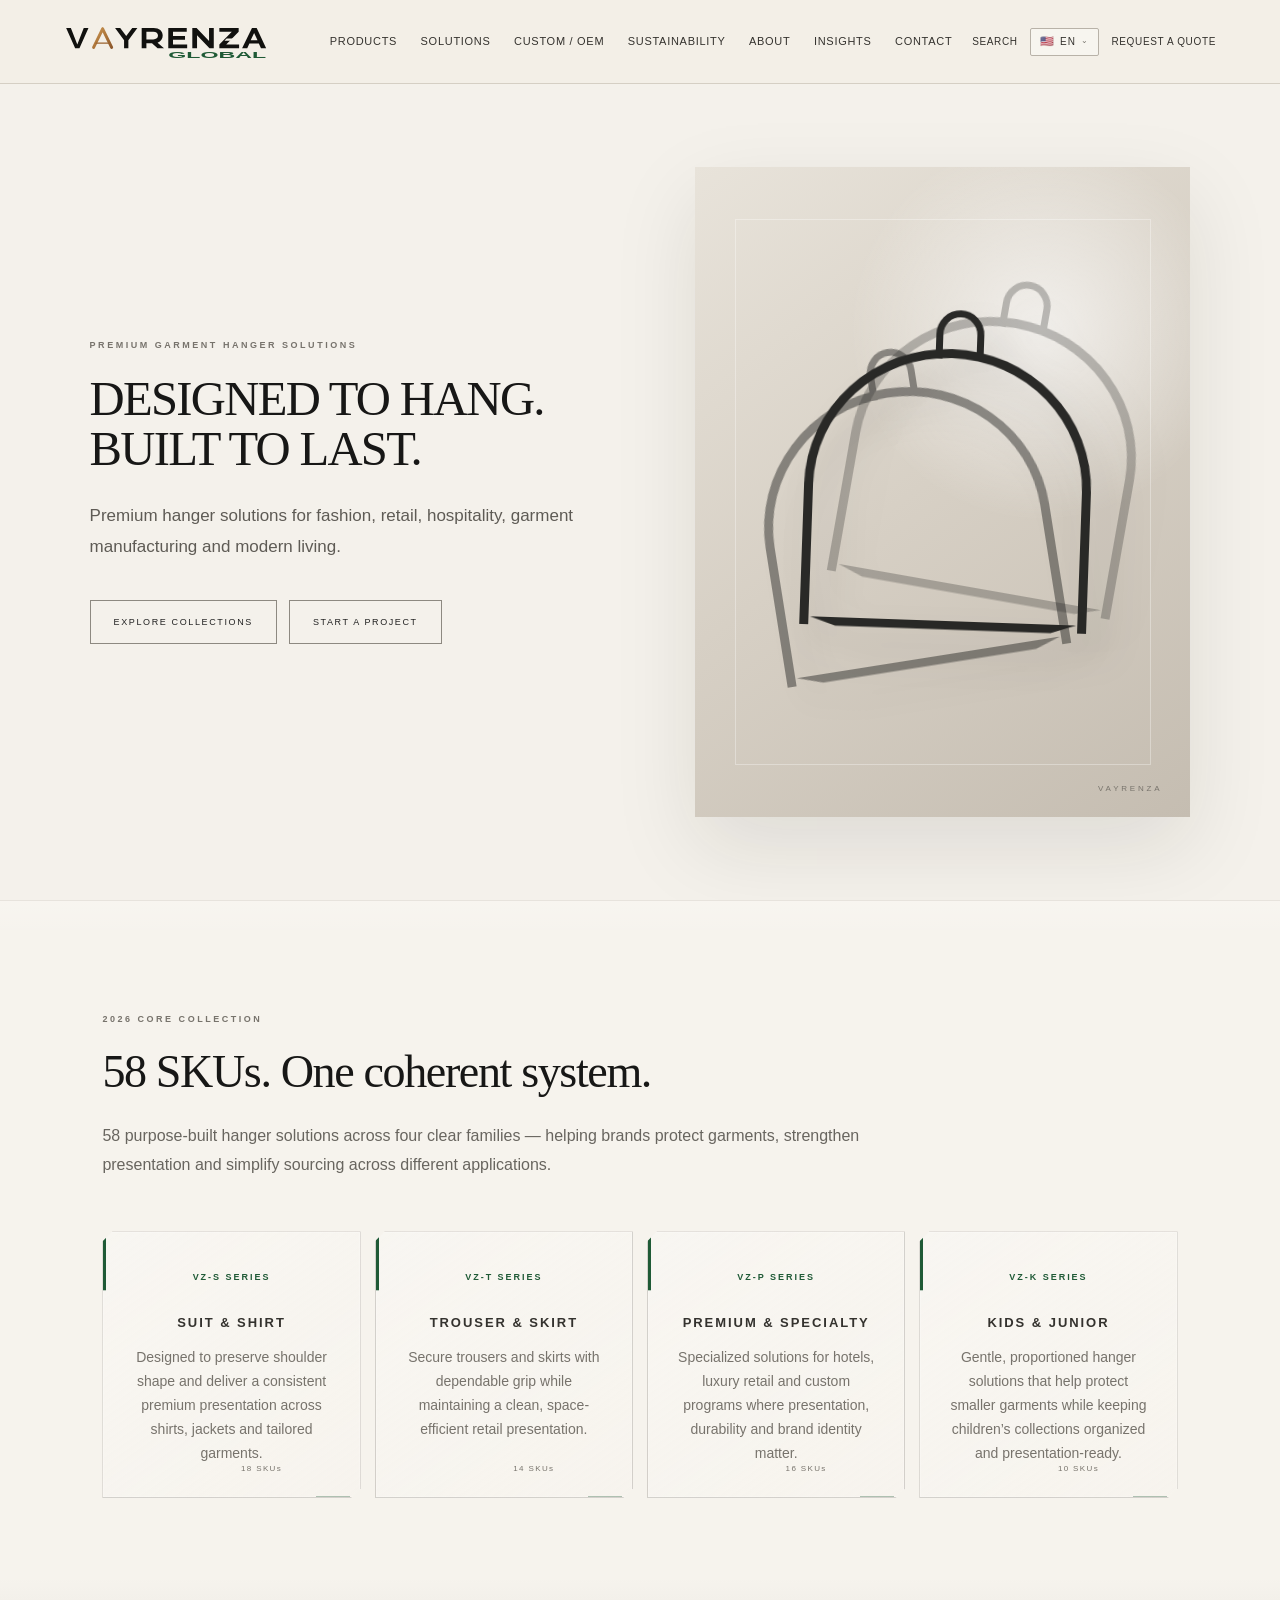
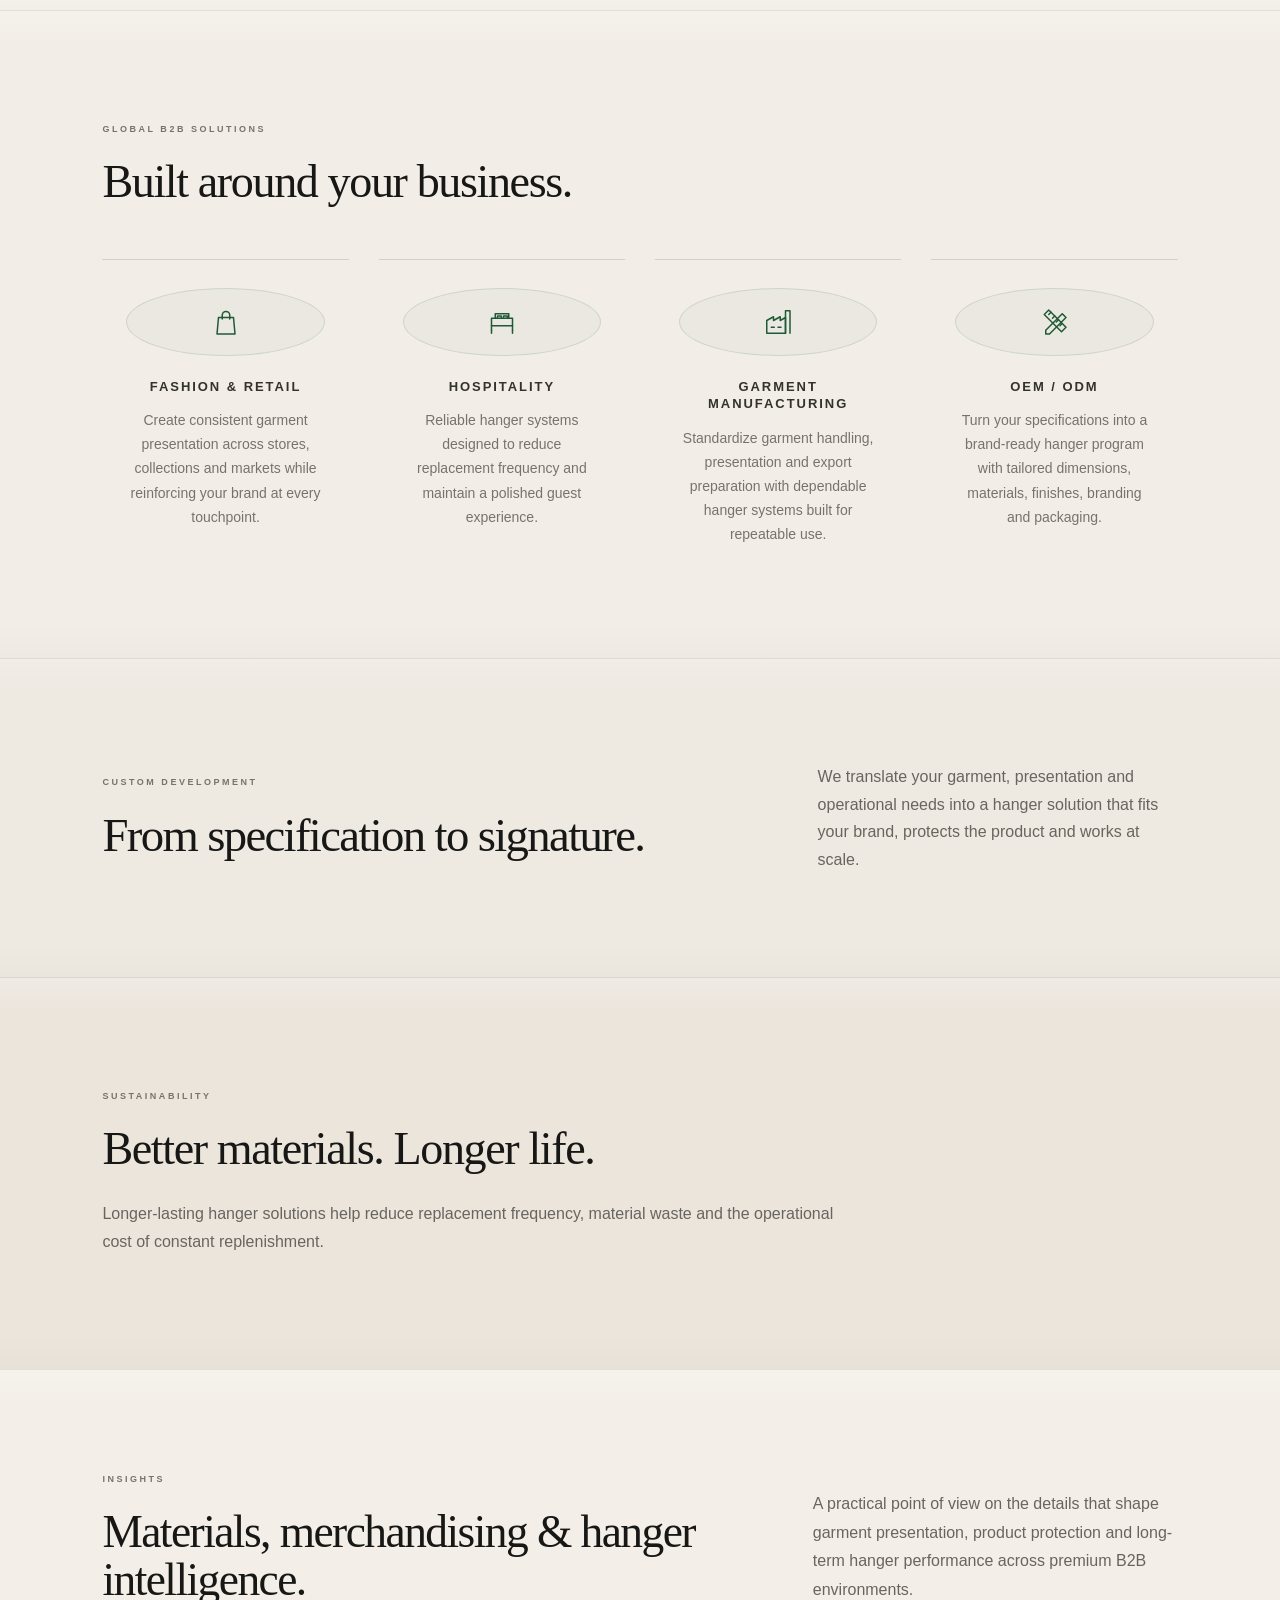
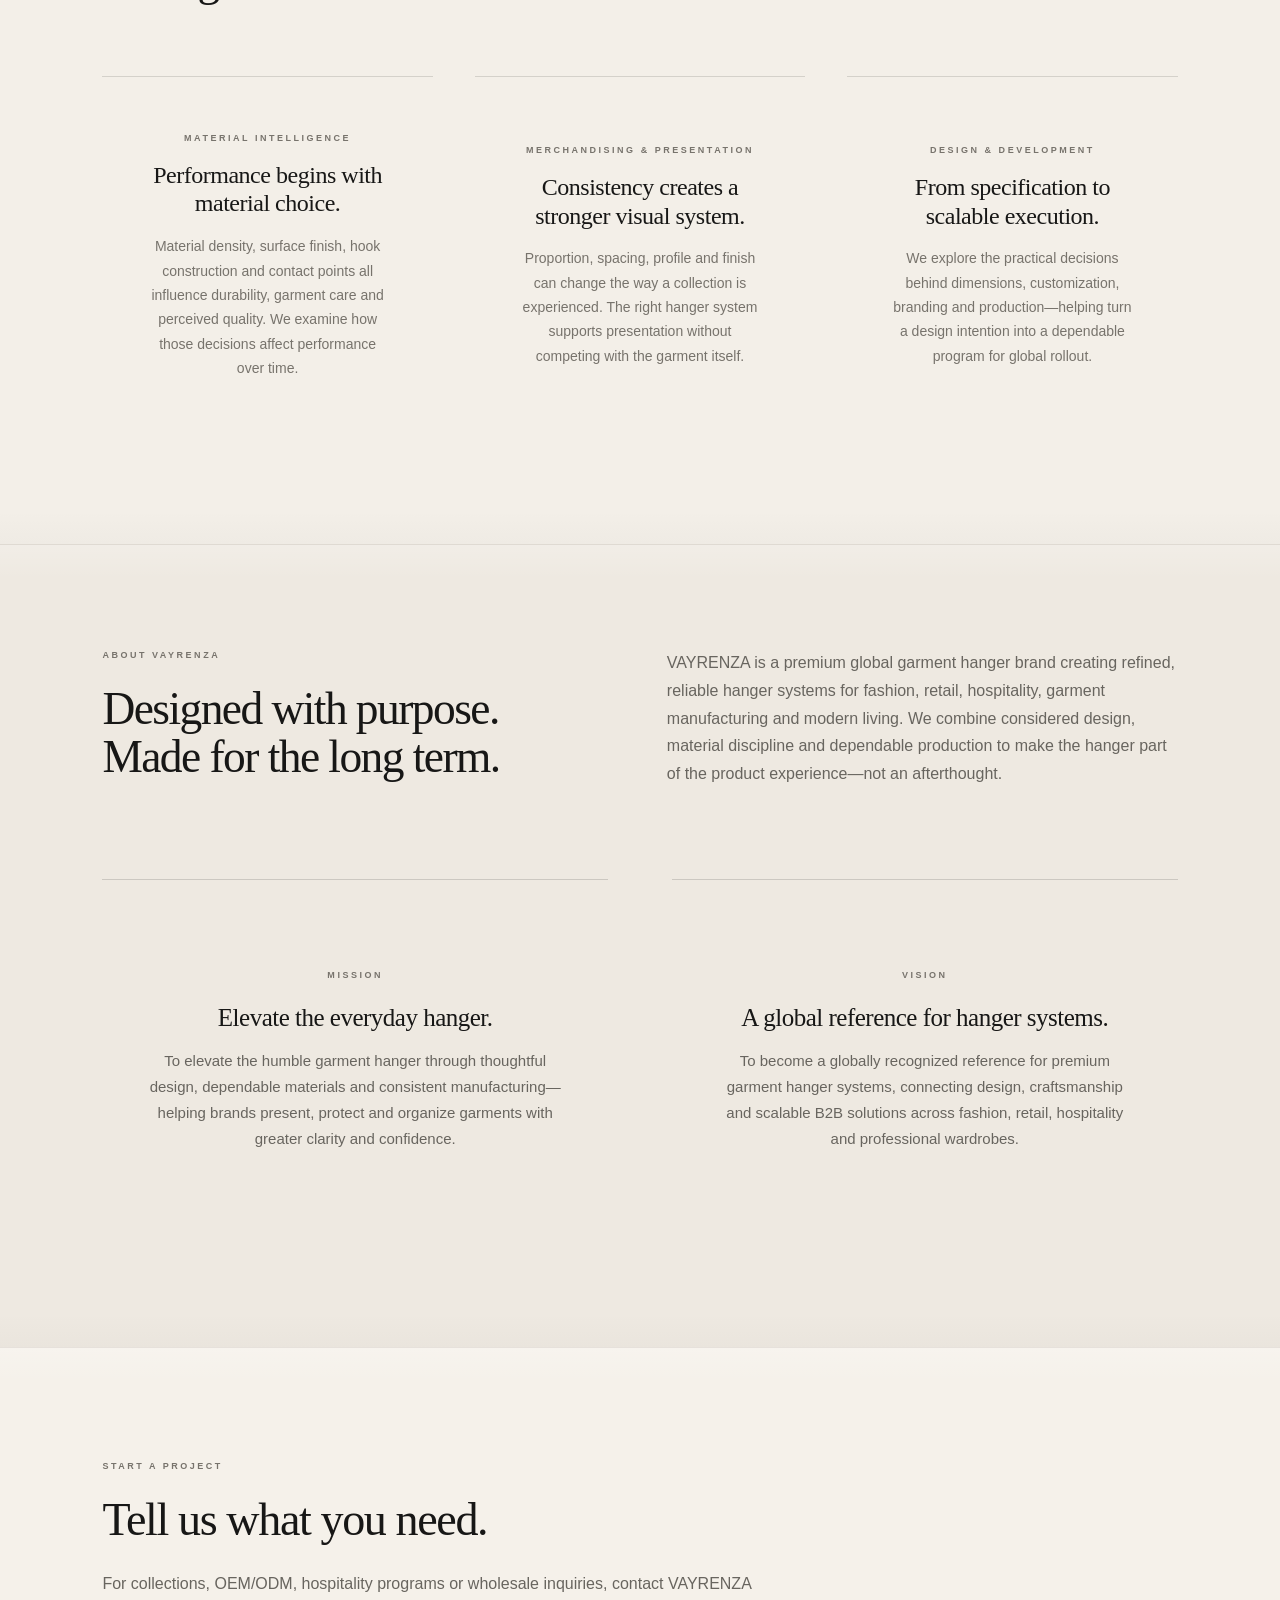
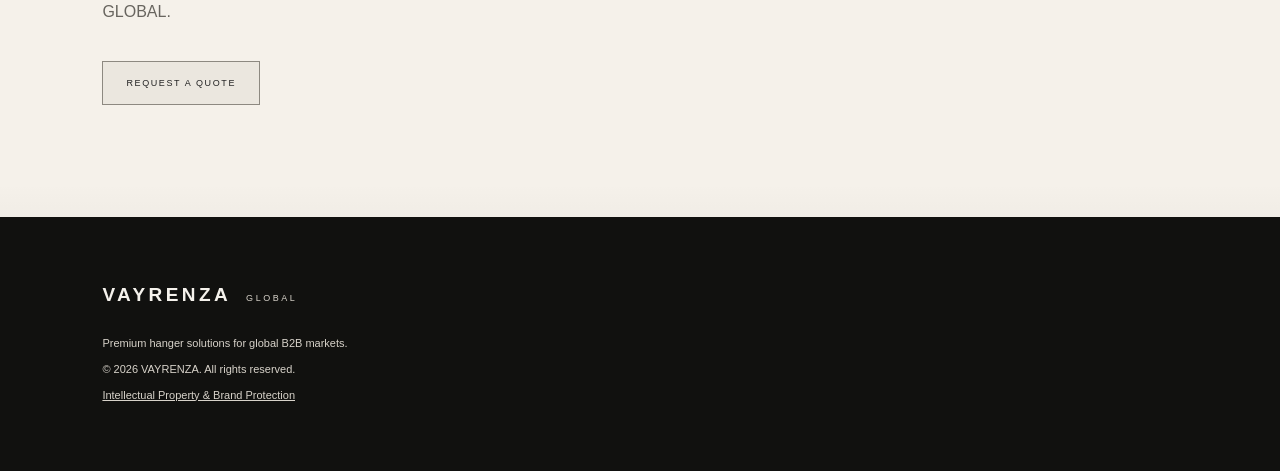
<file: index.html>
<!doctype html><html lang="en"><head><meta charset="utf-8"><meta content="width=device-width,initial-scale=1" name="viewport"><meta content="strict-origin-when-cross-origin" name="referrer"><meta content="default-src 'self'; img-src 'self' data:; style-src 'self' 'unsafe-inline'; script-src 'self'; connect-src https://formsubmit.co; form-action 'self' https://formsubmit.co; object-src 'none'; base-uri 'self'; upgrade-insecure-requests" http-equiv="Content-Security-Policy"><link href="favicon.svg" rel="icon" type="image/svg+xml"><title>VAYRENZA GLOBAL — Premium Garment Hangers</title><meta content="Premium hanger solutions for fashion, retail, hospitality, garment manufacturing and modern living." name="description"><script src="homepage-language-core.js"></script><link href="style.css" rel="stylesheet"><link href="theme.css" rel="stylesheet"><link href="ui.css" rel="stylesheet"><link href="layout-refine.css" rel="stylesheet"><link href="motion.css" rel="stylesheet"><link href="quote.css" rel="stylesheet"><link href="language-extra.css" rel="stylesheet"><link href="brand-logo.css" rel="stylesheet"><link href="homepage-products-refine.css" rel="stylesheet"><script src="site-search-v2.js" defer="defer"></script><script src="quote.js" defer="defer"></script><script src="homepage-products-refine.js" defer="defer"></script></head><body><header class="site-header"><a href="./" aria-label="VAYRENZA GLOBAL home" class="brand brand-logo"><img alt="VAYRENZA GLOBAL" src="vayrenza-logo.svg"></a><nav aria-label="Primary navigation"><a href="products-preview.html">PRODUCTS</a> <a href="#solutions">SOLUTIONS</a> <a href="#custom">CUSTOM / OEM</a> <a href="#sustainability">SUSTAINABILITY</a> <a href="#about">ABOUT</a> <a href="#insights">INSIGHTS</a> <a href="#contact">CONTACT</a></nav><div class="header-actions"><a href="#search" aria-label="Search" class="search-link">SEARCH</a><details class="language-dropdown"><summary aria-label="Language: English"><span class="flag">🇺🇸</span><span>EN</span><span class="language-chevron">⌄</span></summary><div class="language-menu"><a href="#" lang="en"><span>🇺🇸</span> English</a> <a href="#" lang="es"><span>🇪🇸</span> Español</a> <a href="#" lang="fr"><span>🇫🇷</span> Français</a> <a href="#" lang="de"><span>🇩🇪</span> Deutsch</a> <a href="#" lang="zh-CN"><span>🇨🇳</span> 简体中文</a> <a href="#" lang="ja"><span>🇯🇵</span> 日本語</a> <a href="#" lang="ko"><span>🇰🇷</span> 한국어</a></div></details><a href="#quote" class="quote">REQUEST A QUOTE</a></div></header><main><section class="hero"><div class="hero-copy"><p class="eyebrow">PREMIUM GARMENT HANGER SOLUTIONS</p><h1>DESIGNED TO HANG.<br>BUILT TO LAST.</h1><p class="lead">Premium hanger solutions for fashion, retail, hospitality, garment manufacturing and modern living.</p><div class="buttons"><a href="#products" class="btn primary">EXPLORE COLLECTIONS</a><a href="#contact" class="btn secondary">START A PROJECT</a></div></div><div class="hero-visual" aria-label="Premium garment hanger visual"><div class="hanger hanger-a"></div><div class="hanger hanger-b"></div><div class="hanger hanger-c"></div></div></section><section class="section" id="products"><p class="eyebrow">2026 CORE COLLECTION</p><h2 data-home58="headline">58 SKUs. One coherent system.</h2><p class="intro" data-home58="intro">A refined product architecture built around four distinct families — designed to serve fashion, retail, hospitality and professional garment presentation.</p><div class="cards home-series-cards"><article data-series="S"><a href="products-preview.html#vz-s" aria-label="Open VZ-S Suit and Shirt series" style="position:absolute;inset:0;z-index:2"></a><span>VZ-S SERIES</span><h3>SUIT &amp; SHIRT</h3><p>Refined silhouettes engineered for professional wardrobes and premium retail.</p><b class="home-series-count">18 SKUs</b></article><article data-series="T"><a href="products-preview.html#vz-t" aria-label="Open VZ-T Trouser and Skirt series" style="position:absolute;inset:0;z-index:2"></a><span>VZ-T SERIES</span><h3>TROUSER &amp; SKIRT</h3><p>Purpose-built forms balancing grip, presentation and space efficiency.</p><b class="home-series-count">14 SKUs</b></article><article data-series="P"><a href="products-preview.html#vz-p" aria-label="Open VZ-P Premium and Specialty series" style="position:absolute;inset:0;z-index:2"></a><span>VZ-P SERIES</span><h3>PREMIUM &amp; SPECIALTY</h3><p>Signature solutions for hospitality, luxury retail and bespoke programs.</p><b class="home-series-count">16 SKUs</b></article><article data-series="K"><a href="products-preview.html#vz-k" aria-label="Open VZ-K Kids and Junior series" style="position:absolute;inset:0;z-index:2"></a><span>VZ-K SERIES</span><h3 data-home58="kTitle">KIDS &amp; JUNIOR</h3><p data-home58="kBody">Purpose-designed hanger solutions for baby, kids and junior garments, balancing garment care, presentation and versatile retail use.</p><b class="home-series-count">10 SKUs</b></article></div></section><section class="section dark" id="solutions"><p class="eyebrow">GLOBAL B2B SOLUTIONS</p><h2>Built around your business.</h2><div class="grid"><div><span class="solution-icon" aria-hidden="true"><svg viewBox="0 0 48 48"><path d="M14 18h20l2 22H12l2-22Z"/><path d="M19 20v-5a5 5 0 0 1 10 0v5"/></svg></span><h3>FASHION &amp; RETAIL</h3><p>Consistent presentation across stores, collections and markets.</p></div><div><span class="solution-icon" aria-hidden="true"><svg viewBox="0 0 48 48"><path d="M10 35V19h28v16"/><path d="M10 29h28M15 19v-6h18v6M18 19v-3h5v3M26 19v-3h5v3"/><path d="M10 35v4M38 35v4"/></svg></span><h3>HOSPITALITY</h3><p>Durable hanger programs for hotels, resorts and professional wardrobes.</p></div><div><span class="solution-icon" aria-hidden="true"><svg viewBox="0 0 48 48"><path d="M9 39V22l9-5v5l9-5v5l7-4v21H9Z"/><path d="M34 39V9h6v30M15 31h4M24 31h4"/></svg></span><h3>GARMENT MANUFACTURING</h3><p>Reliable systems for factories, showrooms and export programs.</p></div><div><span class="solution-icon" aria-hidden="true"><svg viewBox="0 0 48 48"><path d="m13 35 22-22 5 5-22 22H13v-5Z"/><path d="m11 14 6-6 23 23-6 6L11 14Z"/><path d="m17 14 3-3M22 19l3-3M27 24l3-3M32 29l3-3"/></svg></span><h3>OEM / ODM</h3><p>Custom dimensions, materials, finishes, branding and packaging.</p></div></div></section><section class="section split" id="custom"><div><p class="eyebrow">CUSTOM DEVELOPMENT</p><h2>From specification to signature.</h2></div><p>VAYRENZA works with brands, retailers, manufacturers and hospitality groups to develop hanger systems tailored to product, positioning and operational requirements.</p></section><section class="section pale" id="sustainability"><p class="eyebrow">SUSTAINABILITY</p><h2>Better materials. Longer life.</h2><p class="intro">We focus on material selection, durability, responsible production and product longevity—because a hanger designed to last is designed to waste less.</p></section><section class="section insights-section" id="insights"><div class="insights-intro"><div><p class="eyebrow">INSIGHTS</p><h2>Materials, merchandising &amp; hanger intelligence.</h2></div><p class="intro">A practical point of view on the details that shape garment presentation, product protection and long-term hanger performance across premium B2B environments.</p></div><div class="insights-grid"><article><p class="eyebrow">MATERIAL INTELLIGENCE</p><h3>Performance begins with material choice.</h3><p>Material density, surface finish, hook construction and contact points all influence durability, garment care and perceived quality. We examine how those decisions affect performance over time.</p></article><article><p class="eyebrow">MERCHANDISING &amp; PRESENTATION</p><h3>Consistency creates a stronger visual system.</h3><p>Proportion, spacing, profile and finish can change the way a collection is experienced. The right hanger system supports presentation without competing with the garment itself.</p></article><article><p class="eyebrow">DESIGN &amp; DEVELOPMENT</p><h3>From specification to scalable execution.</h3><p>We explore the practical decisions behind dimensions, customization, branding and production—helping turn a design intention into a dependable program for global rollout.</p></article></div></section><section class="section about-section" id="about"><div class="split"><div><p class="eyebrow">ABOUT VAYRENZA</p><h2>Designed with purpose.<br>Made for the long term.</h2></div><p>VAYRENZA is a premium global garment hanger brand creating refined, reliable hanger systems for fashion, retail, hospitality, garment manufacturing and modern living. We combine considered design, material discipline and dependable production to make the hanger part of the product experience—not an afterthought.</p></div><div class="grid about-grid"><article><p class="eyebrow">MISSION</p><h3>Elevate the everyday hanger.</h3><p>To elevate the humble garment hanger through thoughtful design, dependable materials and consistent manufacturing—helping brands present, protect and organize garments with greater clarity and confidence.</p></article><article><p class="eyebrow">VISION</p><h3>A global reference for hanger systems.</h3><p>To become a globally recognized reference for premium garment hanger systems, connecting design, craftsmanship and scalable B2B solutions across fashion, retail, hospitality and professional wardrobes.</p></article></div></section><section class="section contact" id="contact"><p class="eyebrow">START A PROJECT</p><h2>Tell us what you need.</h2><p>For collections, OEM/ODM, hospitality programs or wholesale inquiries, contact VAYRENZA GLOBAL.</p><a href="#quote" class="btn primary">REQUEST A QUOTE</a></section></main><footer><div class="brand">VAYRENZA <span>GLOBAL</span></div><p>Premium hanger solutions for global B2B markets.</p><p>© 2026 VAYRENZA. All rights reserved.</p><p><a href="intellectual-property.html">Intellectual Property &amp; Brand Protection</a></p></footer></body></html>
</file>
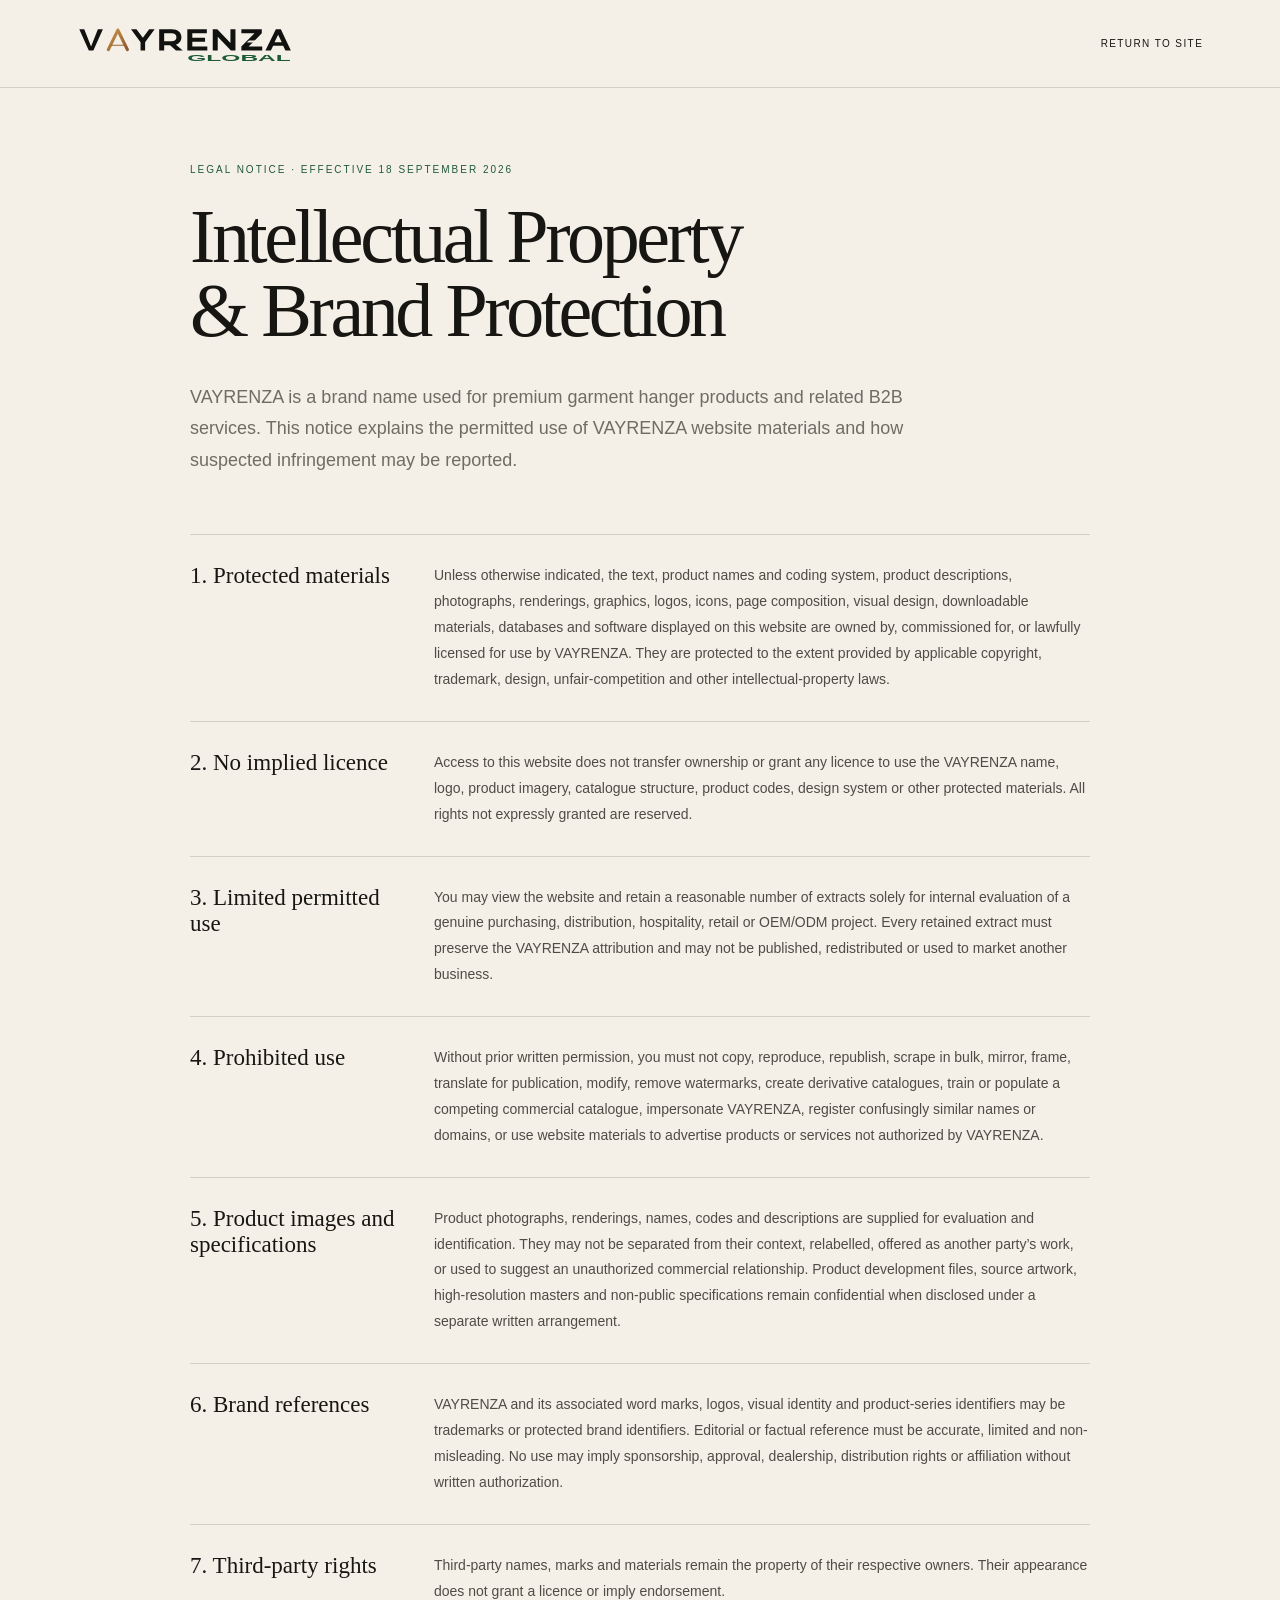
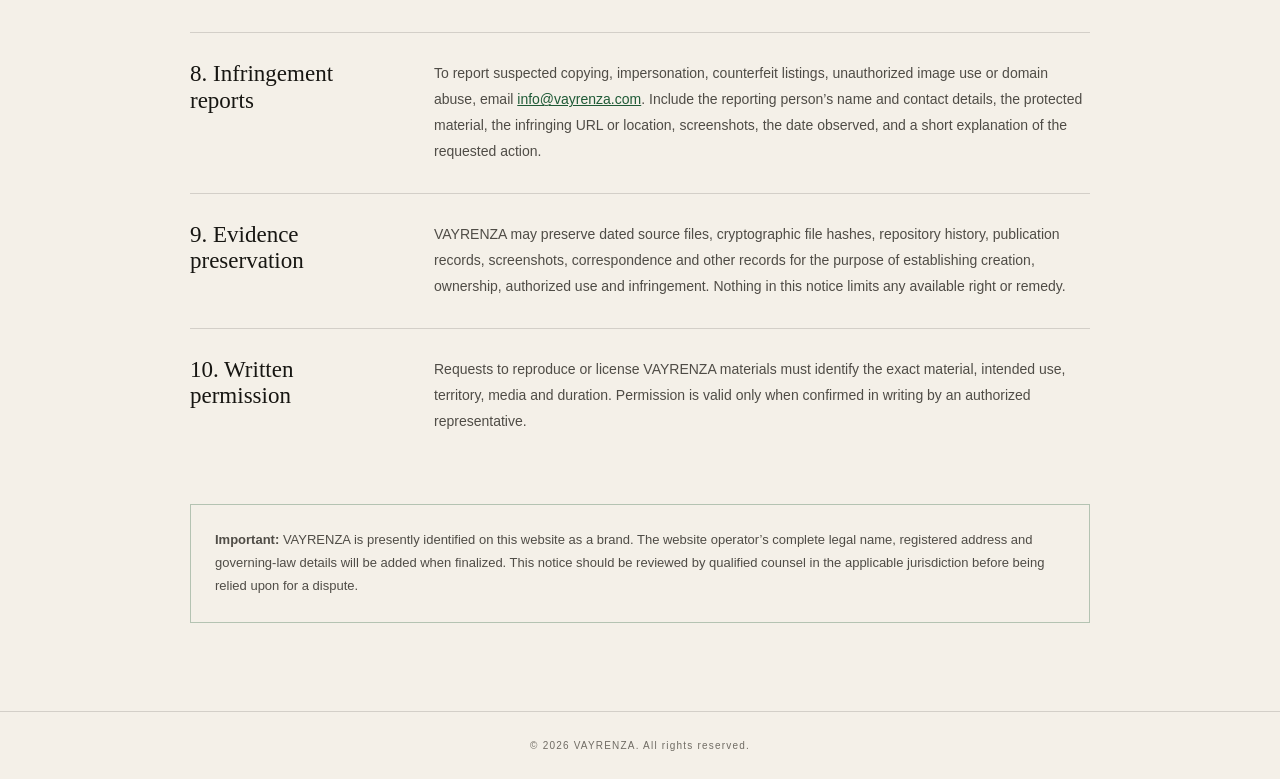
<file: intellectual-property.html>
<!doctype html><html lang="en"><head><meta charset="utf-8"><meta content="width=device-width,initial-scale=1" name="viewport"><meta content="strict-origin-when-cross-origin" name="referrer"><meta content="default-src 'self'; img-src 'self' data:; style-src 'self'; script-src 'none'; object-src 'none'; base-uri 'self'; form-action 'none'; upgrade-insecure-requests" http-equiv="Content-Security-Policy"><link href="favicon.svg" rel="icon" type="image/svg+xml"><link href="legal.css" rel="stylesheet"><title>Intellectual Property &amp; Brand Protection — VAYRENZA</title><meta content="VAYRENZA intellectual property, permitted use and infringement reporting notice." name="description"></head><body><header class="legal-header"><a href="index.html"><img alt="VAYRENZA" src="vayrenza-logo.svg"></a><a href="index.html" class="back">RETURN TO SITE</a></header><main><p class="eyebrow">LEGAL NOTICE · EFFECTIVE 18 SEPTEMBER 2026</p><h1>Intellectual Property<br>&amp; Brand Protection</h1><p class="lead">VAYRENZA is a brand name used for premium garment hanger products and related B2B services. This notice explains the permitted use of VAYRENZA website materials and how suspected infringement may be reported.</p><section><h2>1. Protected materials</h2><p>Unless otherwise indicated, the text, product names and coding system, product descriptions, photographs, renderings, graphics, logos, icons, page composition, visual design, downloadable materials, databases and software displayed on this website are owned by, commissioned for, or lawfully licensed for use by VAYRENZA. They are protected to the extent provided by applicable copyright, trademark, design, unfair-competition and other intellectual-property laws.</p></section><section><h2>2. No implied licence</h2><p>Access to this website does not transfer ownership or grant any licence to use the VAYRENZA name, logo, product imagery, catalogue structure, product codes, design system or other protected materials. All rights not expressly granted are reserved.</p></section><section><h2>3. Limited permitted use</h2><p>You may view the website and retain a reasonable number of extracts solely for internal evaluation of a genuine purchasing, distribution, hospitality, retail or OEM/ODM project. Every retained extract must preserve the VAYRENZA attribution and may not be published, redistributed or used to market another business.</p></section><section><h2>4. Prohibited use</h2><p>Without prior written permission, you must not copy, reproduce, republish, scrape in bulk, mirror, frame, translate for publication, modify, remove watermarks, create derivative catalogues, train or populate a competing commercial catalogue, impersonate VAYRENZA, register confusingly similar names or domains, or use website materials to advertise products or services not authorized by VAYRENZA.</p></section><section><h2>5. Product images and specifications</h2><p>Product photographs, renderings, names, codes and descriptions are supplied for evaluation and identification. They may not be separated from their context, relabelled, offered as another party’s work, or used to suggest an unauthorized commercial relationship. Product development files, source artwork, high-resolution masters and non-public specifications remain confidential when disclosed under a separate written arrangement.</p></section><section><h2>6. Brand references</h2><p>VAYRENZA and its associated word marks, logos, visual identity and product-series identifiers may be trademarks or protected brand identifiers. Editorial or factual reference must be accurate, limited and non-misleading. No use may imply sponsorship, approval, dealership, distribution rights or affiliation without written authorization.</p></section><section><h2>7. Third-party rights</h2><p>Third-party names, marks and materials remain the property of their respective owners. Their appearance does not grant a licence or imply endorsement.</p></section><section><h2>8. Infringement reports</h2><p>To report suspected copying, impersonation, counterfeit listings, unauthorized image use or domain abuse, email <a href="mailto:info@vayrenza.com?subject=VAYRENZA%20IP%20Infringement%20Report">info@vayrenza.com</a>. Include the reporting person’s name and contact details, the protected material, the infringing URL or location, screenshots, the date observed, and a short explanation of the requested action.</p></section><section><h2>9. Evidence preservation</h2><p>VAYRENZA may preserve dated source files, cryptographic file hashes, repository history, publication records, screenshots, correspondence and other records for the purpose of establishing creation, ownership, authorized use and infringement. Nothing in this notice limits any available right or remedy.</p></section><section><h2>10. Written permission</h2><p>Requests to reproduce or license VAYRENZA materials must identify the exact material, intended use, territory, media and duration. Permission is valid only when confirmed in writing by an authorized representative.</p></section><aside><strong>Important:</strong> VAYRENZA is presently identified on this website as a brand. The website operator’s complete legal name, registered address and governing-law details will be added when finalized. This notice should be reviewed by qualified counsel in the applicable jurisdiction before being relied upon for a dispute.</aside></main><footer>© 2026 VAYRENZA. All rights reserved.</footer></body></html>
</file>
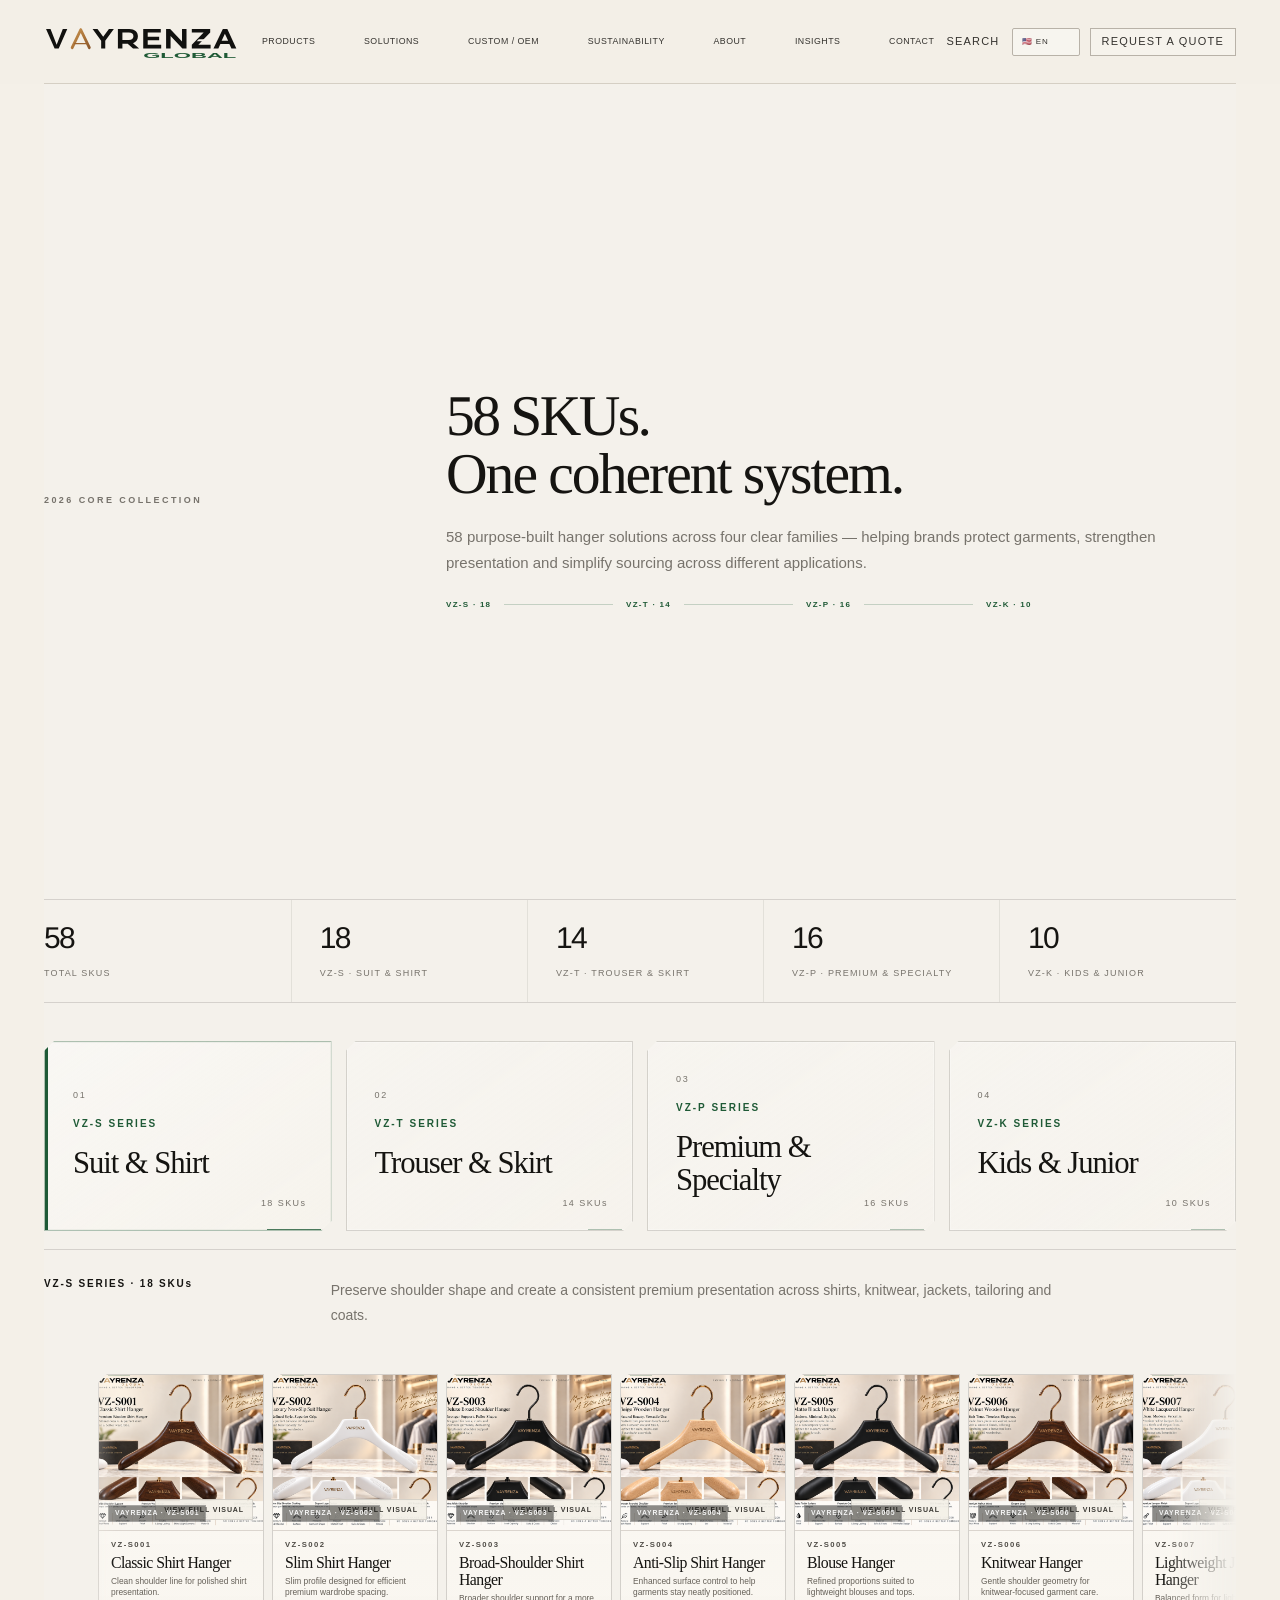
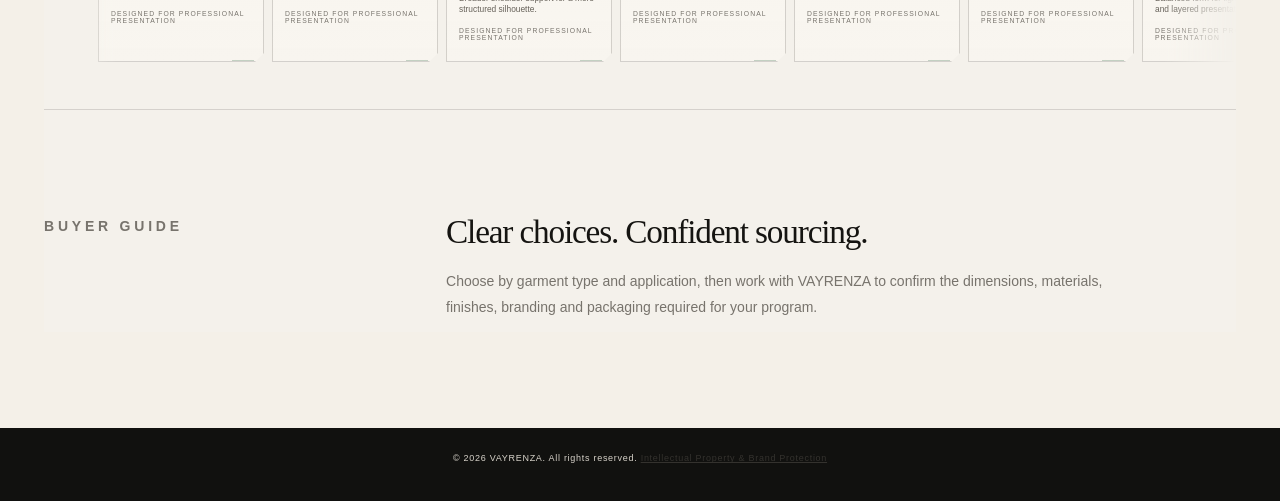
<file: products-preview.html>
<!doctype html><html class="vz-i18n-pending" lang="en"><head><meta charset="utf-8"><meta content="width=device-width,initial-scale=1" name="viewport"><meta content="strict-origin-when-cross-origin" name="referrer"><meta content="default-src 'self'; img-src 'self' data:; style-src 'self' 'unsafe-inline'; script-src 'self'; connect-src https://formsubmit.co; form-action 'self' https://formsubmit.co; object-src 'none'; base-uri 'self'; upgrade-insecure-requests" http-equiv="Content-Security-Policy"><link href="favicon.svg" rel="icon" type="image/svg+xml"><meta content="noindex,nofollow,noarchive,nosnippet" name="robots"><title>VAYRENZA GLOBAL — 2026 Product Collection</title><link href="style.css" rel="stylesheet"><link href="theme.css" rel="stylesheet"><link href="product-motion-refine.css" rel="stylesheet"><style>html.vz-i18n-pending body{visibility:hidden}:root{--ink:#151411;--muted:#77736c;--paper:#f4f0e8;--line:rgba(21,20,17,.14);--line-soft:rgba(21,20,17,.08);--green:#1F5A36}*{box-sizing:border-box}html{background:var(--paper);scroll-behavior:smooth}body{margin:0;background:var(--paper);color:var(--ink);font-family:Inter,Arial,sans-serif;-webkit-font-smoothing:antialiased}.shell{max-width:1480px;margin:0 auto;padding:0 72px 96px}.top{min-height:84px;display:grid;grid-template-columns:auto 1fr auto;align-items:center;gap:32px;border-bottom:1px solid #d5cfc4;background:#f3efe7;position:sticky;top:0;z-index:100;box-shadow:0 0 0 100vmax #f3efe7;clip-path:inset(0 -100vmax)}.brand{display:block;width:222px;min-width:222px;height:48px;background:url('vayrenza-logo.svg') left center/contain no-repeat;font-size:0;color:transparent}.brand span{display:none}.preview-nav{display:flex;align-items:center;gap:25px;margin-left:34px;min-width:0}.preview-nav a{position:relative;color:#34322e;text-decoration:none;white-space:nowrap;font:500 11px/1.2 Inter,Arial,sans-serif;letter-spacing:.11em}.preview-nav a::after{content:"";position:absolute;left:0;bottom:-7px;width:0;height:1px;background:var(--ink);transition:width .28s ease}.preview-nav a.active::after,.preview-nav a:hover::after{width:100%}.tools{display:flex;align-items:center;gap:10px;justify-self:end;white-space:nowrap}.status{font:500 8px/1.2 Inter,Arial,sans-serif;letter-spacing:.12em;text-transform:uppercase;color:var(--muted);white-space:nowrap}select{appearance:none;-webkit-appearance:none;height:28px;min-width:58px;border:1px solid #b8b2a8;border-radius:2px;background:rgba(255,255,255,.34);padding:0 24px 0 9px;font:500 8px/1 Inter,Arial,sans-serif;letter-spacing:.12em;color:#34322e}.product-quote-link,.product-search-link{display:inline-flex;align-items:center;justify-content:center;text-decoration:none;color:#34322e;border:0;background:0 0;cursor:pointer;white-space:nowrap;font:500 11px/1.2 Inter,Arial,sans-serif;letter-spacing:.11em;text-transform:uppercase;padding:8px 2px}.product-quote-link{min-height:28px;padding:0 11px;border:1px solid #b8b2a8;background:rgba(255,255,255,.22)}.product-quote-link:hover,.product-search-link:hover{color:var(--green)}.hero{display:grid;grid-template-columns:minmax(180px,.55fr) minmax(0,1.45fr);column-gap:8vw;padding:68px 0 54px;border-bottom:1px solid var(--line);align-items:center}.eyebrow{font-size:9px;letter-spacing:.27em;text-transform:uppercase;margin:0;color:var(--muted);line-height:1.75}.hero .eyebrow{padding-top:5px;max-width:220px}.hero-copy{max-width:900px}.hero h1,.note h2,.product-card h3,.series-title{font-family:"Playfair Display",Georgia,serif;font-weight:400;letter-spacing:-.035em}.hero h1{font-size:clamp(44px,4.5vw,64px);line-height:1.01;margin:0 0 20px;max-width:860px}.hero p.intro{margin:0;max-width:720px;font-size:15px;line-height:1.72;color:var(--muted)}.architecture-line{display:flex;align-items:center;gap:0;margin-top:25px;max-width:720px}.architecture-line span{display:flex;align-items:center;flex:1;white-space:nowrap;font:600 8px/1 Inter,Arial,sans-serif;letter-spacing:.16em;color:var(--green)}.architecture-line span:not(:last-child)::after{content:"";height:1px;flex:1;margin:0 13px;background:rgba(31,90,54,.22)}.summary{display:grid;grid-template-columns:1.05fr repeat(4,1fr);margin:0 0 38px;border-bottom:1px solid var(--line)}.summary div{padding:24px 28px 22px 0;border-right:1px solid var(--line-soft)}.summary div:not(:first-child){padding-left:28px}.summary div:last-child{border-right:0}.summary strong{display:block;font:500 30px/1 Inter,Arial,sans-serif;letter-spacing:-.055em;margin-bottom:8px}.summary span{font-size:9px;letter-spacing:.13em;text-transform:uppercase;color:var(--muted)}#collections{margin-bottom:82px}.series-tabs{display:grid;grid-template-columns:repeat(4,minmax(0,1fr));gap:14px;margin-bottom:18px}.series-tab{position:relative;min-height:190px;padding:28px 28px 30px;border:1px solid var(--line);background:rgba(255,255,255,.14);text-align:left;color:inherit;cursor:pointer;overflow:hidden;transition:background .32s ease,border-color .32s ease,transform .32s ease}.series-tab::before{content:"";position:absolute;inset:0 auto 0 0;width:3px;background:var(--green);transform:scaleY(0);transform-origin:top;transition:transform .32s ease}.series-tab:hover{background:rgba(255,255,255,.32)}.series-tab[aria-selected=true]::before{transform:scaleY(1)}.series-index{font-size:9px;letter-spacing:.19em;color:var(--muted);margin-bottom:18px}.series-code{font-size:10px;letter-spacing:.2em;font-weight:650;text-transform:uppercase;color:var(--green);margin-bottom:18px}.series-title{font-size:clamp(28px,2.4vw,38px);line-height:1.06;margin:0}.series-count{position:absolute;right:24px;bottom:22px;font-size:9px;letter-spacing:.16em;color:var(--muted)}.series-stage{position:relative;border-top:1px solid var(--line);border-bottom:1px solid var(--line);padding:28px 0 26px;overflow:hidden;perspective:1750px}.series-stage-head{display:grid;grid-template-columns:minmax(180px,.42fr) minmax(0,1.58fr);gap:46px;align-items:start;margin-bottom:26px}.series-description{margin:0;color:var(--muted);font-size:14px;line-height:1.75;max-width:760px}.series-label{font-size:10px;letter-spacing:.18em;font-weight:650;color:var(--ink)}.product-rail{display:grid;grid-auto-flow:column;overflow-x:auto;overflow-y:hidden;scroll-snap-type:x proximity;scrollbar-width:thin;transform-origin:left center}.product-card{scroll-snap-align:start;padding:22px;display:flex;flex-direction:column}.product-card.has-image{padding:0;background:#f8f5ef}.product-visual{position:relative;overflow:hidden;background:#ece7df;cursor:zoom-in;border-bottom:1px solid var(--line-soft)}.product-visual img{width:100%;height:100%;display:block;object-fit:cover;object-position:center 22%;transform:scale(1.01);transition:transform .5s cubic-bezier(.18,.72,.16,1)}.product-card.has-image:hover .product-visual img{transform:scale(1.045)}.product-info{display:flex;flex:1;flex-direction:column}.product-benefit{color:#666159}.state{margin-top:auto;font-size:8px;letter-spacing:.15em;text-transform:uppercase;color:var(--muted)}.view-full{position:absolute;right:10px;bottom:10px;padding:6px 8px;background:rgba(244,240,232,.92);border:1px solid rgba(21,20,17,.13);font:600 7px/1 Inter,Arial,sans-serif;letter-spacing:.13em;text-transform:uppercase;color:#3a3833}.sku{font-size:9px;letter-spacing:.18em;font-weight:650;color:#4e4b45}.product-card h3{margin:0}.image-modal{position:fixed;inset:0;z-index:999;background:rgba(17,16,14,.86);display:none;align-items:center;justify-content:center;padding:34px}.image-modal.open{display:flex}.image-modal img{max-width:min(980px,92vw);max-height:88vh;object-fit:contain;box-shadow:0 26px 80px rgba(0,0,0,.35)}.modal-close{position:fixed;top:22px;right:24px;width:42px;height:42px;border:1px solid rgba(255,255,255,.35);background:rgba(0,0,0,.25);color:#fff;font-size:24px;cursor:pointer}.modal-caption{position:fixed;left:50%;bottom:18px;transform:translateX(-50%);font:500 9px/1.2 Inter,Arial,sans-serif;letter-spacing:.12em;color:#eee8df;text-transform:uppercase;white-space:nowrap}.note{display:grid;grid-template-columns:minmax(190px,.55fr) minmax(0,1.45fr);column-gap:8vw;align-items:start;padding:22px 0 12px}.note-copy{max-width:780px}.note h2{font-size:clamp(30px,2.6vw,38px);line-height:1.1;margin:0 0 18px}.note p{font-size:14px;line-height:1.85;color:var(--muted);margin:0;max-width:700px}.product-search-overlay{position:fixed;inset:0;z-index:1000;display:none;background:rgba(20,19,17,.72);backdrop-filter:blur(8px);padding:92px 28px 28px}.product-search-overlay.open{display:block}.product-search-panel{max-width:980px;margin:0 auto;background:#f4f0e8;border:1px solid rgba(21,20,17,.15);box-shadow:0 28px 80px rgba(0,0,0,.22);max-height:calc(100vh - 120px);overflow:auto}.product-search-head{display:grid;grid-template-columns:auto 1fr auto;gap:18px;align-items:center;padding:22px 24px;border-bottom:1px solid rgba(21,20,17,.12)}.product-search-title{font:650 9px/1 Inter,Arial,sans-serif;letter-spacing:.16em}.product-search-input{width:100%;border:0;border-bottom:1px solid rgba(21,20,17,.25);background:0 0;padding:8px 0;font:400 20px/1.25 "Playfair Display",Georgia,serif;outline:0}.product-search-close{border:0;background:0 0;cursor:pointer;font:600 8px/1 Inter,Arial,sans-serif;letter-spacing:.13em}.product-search-meta{padding:12px 24px;color:var(--muted);font:500 8px/1.2 Inter,Arial,sans-serif;letter-spacing:.12em;border-bottom:1px solid rgba(21,20,17,.08)}.product-search-results{padding:4px 24px 22px}.product-search-result{display:grid;grid-template-columns:110px 1fr auto;gap:18px;align-items:center;padding:15px 0;border-bottom:1px solid rgba(21,20,17,.08);color:var(--ink);text-decoration:none}.r-sku{font:650 9px/1 Inter,Arial,sans-serif;letter-spacing:.14em}.r-name{font:400 18px/1.2 "Playfair Display",Georgia,serif}.r-series{font:600 8px/1 Inter,Arial,sans-serif;letter-spacing:.12em;color:var(--muted)}.product-search-empty{padding:28px 0;color:var(--muted);font-size:13px}html[lang=zh-CN] body{font-family:"Source Han Serif SC","Noto Serif CJK SC","Songti SC",serif}html[lang=zh-CN] .series-label,html[lang=zh-CN] .series-tab,html[lang=zh-CN] .sku,html[lang=zh-CN] .state,html[lang=zh-CN] .top,html[lang=zh-CN] select{font-family:"Source Han Sans SC","Noto Sans CJK SC","PingFang SC",sans-serif}@media(max-width:1280px){.shell{padding-left:44px;padding-right:44px}.brand{width:206px;min-width:206px;height:45px}.preview-nav{gap:14px;margin-left:20px}.preview-nav a{font-size:9px}.status{display:none}}@media(max-width:1000px){.top{grid-template-columns:auto auto;min-height:96px;padding-top:10px}.preview-nav{grid-column:1/-1;grid-row:2;margin-left:0;overflow-x:auto;padding-bottom:13px}.tools{grid-column:2;grid-row:1}.brand{width:190px;min-width:190px;height:42px}.hero,.note,.series-stage-head{grid-template-columns:1fr;gap:24px}.series-tabs{grid-template-columns:repeat(4,minmax(210px,1fr));overflow-x:auto}}@media(max-width:720px){.shell{padding:0 22px 64px}.brand{width:174px;min-width:174px;height:39px}.hero{padding:46px 0 42px}.hero h1{font-size:38px}.summary{grid-template-columns:1fr 1fr}.summary div:nth-child(2n){border-right:0}.series-tabs{grid-template-columns:repeat(4,240px)}.architecture-line{overflow-x:auto;gap:18px}.architecture-line span{flex:0 0 auto}.architecture-line span::after{display:none!important}.product-search-head{grid-template-columns:1fr auto}.product-search-title{grid-column:1/-1}.product-search-result{grid-template-columns:80px 1fr}.r-series{display:none}}</style></head><body><div class="shell"><header class="top"><a href="index.html" class="brand" aria-label="VAYRENZA GLOBAL home"><span>VAYRENZA GLOBAL</span></a><nav aria-label="Primary navigation" class="preview-nav"><a href="products-preview.html" data-nav="0" class="active">PRODUCTS</a><a href="index.html#solutions" data-nav="1">SOLUTIONS</a><a href="index.html#custom" data-nav="2">CUSTOM / OEM</a><a href="index.html#sustainability" data-nav="3">SUSTAINABILITY</a><a href="index.html#about" data-nav="4">ABOUT</a><a href="index.html#insights" data-nav="5">INSIGHTS</a><a href="index.html#contact" data-nav="6">CONTACT</a></nav><div class="tools"><span class="status"></span><select aria-label="Language" id="lang"><option value="en">🇺🇸 EN</option><option value="es">🇪🇸 ES</option><option value="fr">🇫🇷 FR</option><option value="de">🇩🇪 DE</option><option value="zh-CN">🇨🇳 中文</option><option value="ja">🇯🇵 JA</option><option value="ko">🇰🇷 KO</option></select></div></header><main><section class="hero"><p data-t="eyebrow" class="eyebrow"></p><div class="hero-copy"><h1 data-t="headline"></h1><p data-t="intro" class="intro"></p><div class="architecture-line" aria-label="Product series architecture"></div></div></section><section class="summary"></section><div id="collections"></div><section class="note"><p data-t="rule" class="eyebrow"></p><div class="note-copy"><h2 data-t="ruleTitle"></h2><p data-t="ruleBody"></p></div></section></main></div><footer class="collection-legal"><p>© 2026 VAYRENZA. All rights reserved. <a href="intellectual-property.html">Intellectual Property &amp; Brand Protection</a></p></footer><div class="image-modal" aria-label="Product image preview" aria-modal="true" id="image-modal" role="dialog"><button aria-label="Close" class="modal-close" id="modal-close">×</button><img alt="" id="modal-image"><div class="modal-caption" id="modal-caption"></div></div><script src="products-data.js"></script><script src="products-i18n.js"></script><script src="products-app.js"></script></body></html>
</file>
<file: style.css>
@import url(https://fonts.googleapis.com/css2?family=Inter:wght@400;500;600&family=Playfair+Display:wght@400;500;600&display=swap);:root{--bg:#f5f2ec;--paper:#faf8f4;--line:#d5cfc4;--text:#171716;--muted:#68655f;--dark:#171716;--white:#f7f4ee;--max:1600px;--vz-eyebrow-size:9px;--vz-eyebrow-spacing:.28em;--vz-h2-size:clamp(42px,4.15vw,60px);--vz-h2-line:1.08;--vz-body-size:16px;--vz-body-line:1.78;--vz-card-title-size:13px;--vz-editorial-h3-size:clamp(23px,2vw,29px);--vz-section-space:112px}*{box-sizing:border-box}html{scroll-behavior:smooth}body{margin:0;background:var(--bg);color:var(--text);font-family:Inter,Arial,sans-serif;font-weight:400;-webkit-font-smoothing:antialiased}a{color:inherit}.site-header{height:84px;padding:0 5vw;display:flex;align-items:center;gap:40px;border-bottom:1px solid var(--line);background:rgba(245,242,236,.96);position:sticky;top:0;z-index:100;backdrop-filter:blur(12px)}.brand{font-size:19px;letter-spacing:.18em;font-weight:600;white-space:nowrap;color:#111;text-decoration:none}.brand span{font-size:9px;letter-spacing:.28em;margin-left:7px;font-weight:400}.site-header nav{display:flex;gap:25px;margin-left:34px}.header-actions a,.site-header nav a{position:relative;font-size:9px;letter-spacing:.14em;text-decoration:none;color:#34322e;white-space:nowrap}.site-header nav a::after{content:"";position:absolute;left:0;bottom:-7px;width:0;height:1px;background:#171716;transition:width .3s}.site-header nav a:hover::after{width:100%}.header-actions{display:flex;align-items:center;gap:22px;margin-left:auto}.header-actions .quote{border:0;padding:0;background:0 0;color:#34322e;font-size:8px;letter-spacing:.12em}.header-actions .quote:hover{color:#171716}.search-link{font-size:8px!important;letter-spacing:.13em!important}.language-dropdown{position:relative}.language-dropdown summary{list-style:none;appearance:none;-webkit-appearance:none;display:inline-flex;align-items:center;gap:5px;height:28px;padding:0 9px;border:1px solid #b8b2a8;border-radius:2px;background:rgba(255,255,255,.34);color:#34322e;font:500 8px/1 Inter,Arial,sans-serif;letter-spacing:.12em;cursor:pointer}.language-dropdown summary::-webkit-details-marker{display:none}.language-dropdown summary:hover{border-color:#77736c;background:rgba(255,255,255,.62)}.language-dropdown[open] summary{border-color:#77736c}.language-dropdown .flag{font-size:11px;line-height:1}.language-chevron{font-size:8px;line-height:1;color:#77736c;transform:translateY(-1px)}.language-menu{position:absolute;right:0;top:36px;min-width:128px;padding:7px 0;border:1px solid var(--line);background:var(--paper);box-shadow:0 12px 30px rgba(30,27,22,.1)}.language-menu a{display:flex;align-items:center;gap:8px;padding:8px 12px;font-size:8px!important;letter-spacing:.08em!important}.language-menu a:hover{background:#ebe7df}.hero{min-height:calc(100vh - 84px);max-width:var(--max);margin:0 auto;display:grid;grid-template-columns:1.02fr .98fr;align-items:center;gap:7vw;padding:6vw 7vw;overflow:hidden}.hero-copy{max-width:760px;animation:1s both heroIn}.eyebrow{margin:0 0 24px;color:#77736c;font-size:9px;letter-spacing:.28em;font-weight:600}.hero h1{margin:0 0 26px;font-family:'Playfair Display',Georgia,serif;font-size:clamp(38px,3.8vw,58px);line-height:1.04;font-weight:400;letter-spacing:-.035em;white-space:nowrap}.lead{max-width:590px;margin:0;color:#5e5b55;font-size:17px;line-height:1.8}.buttons{display:flex;flex-wrap:wrap;gap:12px;margin-top:38px}.btn{display:inline-block;padding:16px 23px;font-size:9px;letter-spacing:.18em;text-decoration:none;transition:.3s}.btn.primary{background:#ebe7df;color:#222;border:1px solid #8d8981}.btn.primary:hover{background:#f5f2ec;border-color:#222;transform:translateY(-2px)}.btn.secondary{border:1px solid #8d8981;color:#222;background:0 0}.btn.secondary:hover{border-color:#222;background:rgba(255,255,255,.35)}.hero .btn.primary{background:0 0}.hero .btn.primary:hover{background:rgba(255,255,255,.35)}.contact .btn.primary{background:#ebe7df;color:#222;border:1px solid #8d8981}.contact .btn.primary:hover{background:#f5f2ec;border-color:#222;transform:translateY(-2px)}.hero-visual{position:relative;height:min(650px,62vw);min-height:480px;overflow:hidden;background:radial-gradient(circle at 70% 25%,rgba(255,255,255,.65),transparent 32%),linear-gradient(145deg,#e8e3da 0,#d7d0c5 48%,#c5bdb1 100%);box-shadow:0 30px 80px rgba(30,27,22,.1)}.hero-visual::before{content:"";position:absolute;inset:8%;border:1px solid rgba(255,255,255,.32)}.hero-visual::after{content:"VAYRENZA";position:absolute;right:28px;bottom:24px;font-size:8px;letter-spacing:.35em;color:rgba(25,25,23,.45)}.hanger{position:absolute;width:58%;height:43%;left:21%;top:28%;border:9px solid #292927;border-bottom:0;border-radius:50% 50% 0 0;filter:drop-shadow(18px 22px 18px rgba(0,0,0,.14))}.hanger::after{content:"";position:absolute;left:0;right:0;bottom:-1px;height:9px;background:#292927;clip-path:polygon(0 0,100% 0,90% 100%,10% 100%)}.hanger::before{content:"";position:absolute;width:34px;height:42px;border:7px solid #292927;border-bottom:0;border-radius:50% 50% 0 0;left:calc(50% - 17px);top:-48px}.hanger-a{transform:translate(-35px,38px) rotate(-9deg);opacity:.48}.hanger-b{transform:translate(5px,0) rotate(2deg)}.hanger-c{transform:translate(50px,-32px) rotate(10deg);opacity:.28}.section{max-width:var(--max);margin:0 auto;padding:125px 8vw}.section h2{font-size:clamp(42px,5vw,72px);line-height:1.02;letter-spacing:-.035em;font-variant-numeric:lining-nums proportional-nums;font-feature-settings:"lnum" 1,"pnum" 1}.intro{max-width:730px;margin:0;color:var(--muted);font-size:16px;line-height:1.85}.cards{display:grid;grid-template-columns:repeat(3,1fr);gap:18px}.cards article{position:relative;min-height:260px;padding:38px;border:1px solid var(--line);background:rgba(255,255,255,.18);overflow:hidden;transition:transform .35s,background .35s}.cards article::before{content:"";position:absolute;top:0;left:0;width:0;height:2px;background:#222;transition:width .35s}.cards article:hover{transform:translateY(-5px);background:rgba(255,255,255,.48)}.cards article:hover::before{width:100%}.cards span{color:#77736c;font-size:9px;letter-spacing:.22em;font-weight:600}.cards h3,.grid h3{font-size:13px;letter-spacing:.16em}.cards p,.grid p{margin:0}.dark{max-width:none;background:var(--bg);color:var(--text)}.dark .eyebrow{color:#77736c}.dark h2{color:var(--text)}.grid{display:grid;grid-template-columns:repeat(4,1fr);gap:30px}.grid div{min-height:170px;border-top:1px solid var(--line);padding-top:18px}.split{max-width:none;display:grid;grid-template-columns:1fr 1fr;gap:9vw;align-items:center;background:#ebe7df}.split>p{max-width:680px;margin:0;color:#5c5953;font-size:clamp(22px,2.2vw,31px);line-height:1.55}.split h2{white-space:normal}#custom{grid-template-columns:minmax(0,1.75fr) minmax(360px,.75fr);gap:5vw;align-items:center}#custom>div{min-width:0}#custom h2{font-size:clamp(40px,3.4vw,56px);line-height:1.05;letter-spacing:-.03em}#custom>p{justify-self:end;font-size:clamp(20px,1.65vw,27px);line-height:1.58}#about{background:var(--paper);max-width:none}.about-section .about-grid article{border-top:1px solid rgba(52,50,46,.18);padding-top:24px}.pale{max-width:none;background:#e2ded5}#insights{background:#f5f2ec;min-height:360px}.contact{max-width:none;background:linear-gradient(120deg,#d6d0c5,#c9c1b4)}.contact p:not(.eyebrow){color:#56534e;font-size:16px;line-height:1.8}footer{padding:60px 8vw;border-top:1px solid #ccc7bd;background:#ece9e2;color:#69665f;font-size:11px;line-height:1.9}footer .brand{display:inline-block;margin-bottom:15px}footer p{margin:5px 0}@keyframes heroIn{from{opacity:0;transform:translateY(18px)}to{opacity:1;transform:translateY(0)}}@media(max-width:1200px){#custom{grid-template-columns:minmax(0,1.25fr) minmax(300px,.75fr);gap:5vw}#custom h2{white-space:normal;font-size:clamp(40px,4.3vw,52px)}#custom>p{font-size:clamp(20px,2vw,24px)}}@media(max-width:1100px){.site-header{padding:0 4vw;gap:20px}.site-header nav{gap:14px;margin-left:20px}.site-header nav a{font-size:8px}.header-actions{gap:14px}.hero{gap:5vw;padding:7vw 6vw}.hero h1{font-size:clamp(34px,4vw,52px)}.section{padding:100px 7vw}}@media(max-width:800px){.site-header{height:72px;padding:0 5vw}.site-header nav{display:none}.header-actions{margin-left:auto}.brand{font-size:17px}.hero{min-height:auto;grid-template-columns:1fr;padding:70px 6vw 80px;gap:55px}.hero h1{font-size:clamp(30px,8vw,46px);white-space:nowrap}.lead{font-size:15px}.hero-visual{height:470px;min-height:0}.section{padding:85px 6vw}.section h2{font-size:clamp(40px,11vw,58px)}.cards,.grid{grid-template-columns:1fr;gap:15px;margin-top:45px}.cards article{min-height:220px}.split{grid-template-columns:1fr;gap:35px}.split>p{font-size:22px}#custom{grid-template-columns:1fr;gap:32px}#custom h2{white-space:normal;font-size:clamp(38px,9vw,50px)}#custom>p{max-width:680px;justify-self:start;font-size:22px}.grid div{min-height:auto;padding-bottom:20px}footer{padding:50px 6vw}}@media(max-width:500px){.header-actions{gap:12px}.language-dropdown summary{height:26px;padding:0 7px}.header-actions .quote{font-size:8px}.brand span{display:none}.hero{padding-top:55px}.hero h1{font-size:clamp(27px,7.4vw,38px);white-space:nowrap;margin-bottom:24px}.buttons{flex-direction:column}.btn{width:100%;text-align:center}.hero-visual{height:400px}}.section{padding-top:var(--vz-section-space);padding-bottom:var(--vz-section-space)}.section .about-grid .eyebrow,.section .split .eyebrow,.section>.eyebrow{margin:0 0 22px;font-family:Inter,Arial,sans-serif;font-size:var(--vz-eyebrow-size);line-height:1.35;letter-spacing:var(--vz-eyebrow-spacing);font-weight:600;color:#77736c}.section h2{margin:0 0 26px;font-family:'Playfair Display',Georgia,serif;font-size:var(--vz-h2-size);line-height:var(--vz-h2-line);font-weight:400;letter-spacing:-.032em;font-variant-numeric:lining-nums proportional-nums;font-feature-settings:"lnum" 1,"pnum" 1}.contact p:not(.eyebrow),.section .intro,.section>p:not(.eyebrow),.split>p{font-family:Inter,Arial,sans-serif;font-size:var(--vz-body-size);line-height:var(--vz-body-line);font-weight:400;letter-spacing:0;color:var(--muted)}.section .intro{max-width:760px}.cards,.grid{margin-top:52px}.cards h3,.grid h3{margin:30px 0 13px;font-family:Inter,Arial,sans-serif;font-size:var(--vz-card-title-size);line-height:1.35;letter-spacing:.15em;font-weight:600;color:#34322e}.cards p,.grid p{font-family:Inter,Arial,sans-serif;font-size:14px;line-height:1.72;color:#77736c}#custom{grid-template-columns:minmax(0,1.55fr) minmax(360px,.85fr);gap:6vw;align-items:start}#custom h2{font-size:var(--vz-h2-size);line-height:var(--vz-h2-line);letter-spacing:-.032em;white-space:nowrap}#custom>p{max-width:560px;justify-self:end;font-family:Inter,Arial,sans-serif;font-size:var(--vz-body-size);line-height:var(--vz-body-line);color:var(--muted)}#about>.split{align-items:start}#about .split>p{max-width:620px;justify-self:end}.about-section .about-grid{margin-top:54px;gap:42px}.about-section .about-grid h3{margin:0 0 14px;font-family:'Playfair Display',Georgia,serif;font-size:var(--vz-editorial-h3-size);line-height:1.22;letter-spacing:-.02em;font-weight:400;color:var(--text)}.about-section .about-grid p:not(.eyebrow){font-family:Inter,Arial,sans-serif;font-size:15px;line-height:1.76;color:var(--muted)}.contact h2{max-width:900px}.contact p:not(.eyebrow){max-width:680px;margin:0 0 34px}@media(max-width:1200px){:root{--vz-h2-size:clamp(40px,4.6vw,54px);--vz-section-space:100px}#custom{grid-template-columns:minmax(0,1.25fr) minmax(320px,.75fr);gap:5vw}#custom h2{white-space:normal}}@media(max-width:800px){:root{--vz-h2-size:clamp(38px,9.2vw,50px);--vz-body-size:15px;--vz-section-space:82px}.section{padding-left:6vw;padding-right:6vw}.section .about-grid .eyebrow,.section .split .eyebrow,.section>.eyebrow{margin-bottom:18px}.section h2{margin-bottom:22px;line-height:1.08}.cards,.grid{margin-top:42px}.cards h3,.grid h3{margin-top:26px}#custom,.split{grid-template-columns:1fr;gap:30px}#custom h2{white-space:normal}#about .split>p,#custom>p{max-width:680px;justify-self:start}.about-section .about-grid{margin-top:42px;gap:22px}.about-section .about-grid h3{font-size:clamp(22px,6vw,27px)}}@media(max-width:500px){:root{--vz-h2-size:clamp(34px,10.5vw,44px);--vz-section-space:72px}.section h2{letter-spacing:-.028em}.cards p,.grid p{font-size:13.5px}.about-section .about-grid p:not(.eyebrow){font-size:14px}}
</file>
<file: theme.css>
:root{--vz-canvas:#f4f1eb;--vz-hero:#f4f1eb;--vz-products:#f6f3ed;--vz-solutions:#f2eee7;--vz-custom:#eee9e1;--vz-sustainability:#ebe5dc;--vz-insights:#f3efe8;--vz-about:#eee9e1;--vz-contact:#f5f1ea;--vz-card:#faf8f4;--vz-ink:#11110f;--vz-footer-text:#d8d3ca;--vz-hairline:rgba(42,38,33,.075)}body,main{background:var(--vz-canvas)}.hero{background:var(--vz-hero)}#products{background:var(--vz-products)}#solutions{background:var(--vz-solutions)}#custom{background:var(--vz-custom)}#sustainability{background:var(--vz-sustainability)}#insights{background:var(--vz-insights)}#about{background:var(--vz-about)}#contact.contact{background:var(--vz-contact)}#about .split{background:0 0}.cards article,.language-menu{background:var(--vz-card)}#about,#contact,#custom,#insights,#products,#solutions,#sustainability{position:relative;overflow:hidden;border-top:1px solid var(--vz-hairline)}#about::after,#about::before,#contact::after,#contact::before,#custom::after,#custom::before,#insights::after,#insights::before,#products::after,#products::before,#solutions::after,#solutions::before,#sustainability::after,#sustainability::before{content:"";position:absolute;left:0;right:0;height:34px;pointer-events:none;z-index:0}#about::before,#contact::before,#custom::before,#insights::before,#products::before,#solutions::before,#sustainability::before{top:0;background:linear-gradient(to bottom,rgba(255,255,255,.2),rgba(255,255,255,0))}#about::after,#contact::after,#custom::after,#insights::after,#products::after,#solutions::after,#sustainability::after{bottom:0;background:linear-gradient(to top,rgba(35,31,27,.018),rgba(35,31,27,0))}#about>*,#contact>*,#custom>*,#insights>*,#products>*,#solutions>*,#sustainability>*{position:relative;z-index:1}footer{background:var(--vz-ink);color:var(--vz-footer-text);border-top:0}footer .brand{color:#f5f2ec}footer .brand span,footer p{color:var(--vz-footer-text)}body:not(:has(> .shell)) .section h2{font-size:clamp(40px,3.6vw,52px);line-height:1.07;letter-spacing:-.03em}html[lang=zh-CN] .intro,html[lang=zh-CN] .lead,html[lang=zh-CN] .note p,html[lang=zh-CN] .series-copy,html[lang=zh-CN] body,html[lang=zh-CN] p{font-family:"Source Han Serif SC","Noto Serif CJK SC","Noto Serif SC","Songti SC",STSong,serif!important}html[lang=zh-CN] .brand,html[lang=zh-CN] .eyebrow,html[lang=zh-CN] .preview-nav,html[lang=zh-CN] .series-meta,html[lang=zh-CN] .sku,html[lang=zh-CN] .state,html[lang=zh-CN] .summary,html[lang=zh-CN] .tools,html[lang=zh-CN] button,html[lang=zh-CN] h1,html[lang=zh-CN] h2,html[lang=zh-CN] h3,html[lang=zh-CN] h4,html[lang=zh-CN] h5,html[lang=zh-CN] h6,html[lang=zh-CN] nav,html[lang=zh-CN] select,html[lang=zh-CN] summary{font-family:"Source Han Sans SC","Noto Sans CJK SC","Noto Sans SC","PingFang SC","Microsoft YaHei",Arial,sans-serif!important}html[lang=zh-CN] h1,html[lang=zh-CN] h2,html[lang=zh-CN] h3{letter-spacing:-.02em}body>.shell #collections .grid{border-top:0!important;row-gap:12px!important}body>.shell #collections .card{background:0 0!important;border-bottom:0!important;box-shadow:inset 0 -1px 0 var(--line)!important;overflow:hidden!important;isolation:isolate!important;transform:none!important;opacity:1!important;transition:background-color .28s,opacity .28s!important}body>.shell #collections .card .sku,body>.shell #collections .card .state,body>.shell #collections .card h3{transform:translateY(0)!important;transition:transform .28s!important}body>.shell #collections .card::after{top:0!important;bottom:auto!important;left:0!important;right:0!important;height:1px!important;background:var(--ink)!important;transform:scaleX(0)!important;transform-origin:left center!important;transition:transform .32s!important;z-index:2!important}body>.shell .hero h1{font-variant-numeric:lining-nums proportional-nums!important;font-feature-settings:"lnum" 1,"pnum" 1!important;font-kerning:normal!important;font-optical-sizing:auto;text-rendering:geometricPrecision}body>.shell .hero h1::first-line{letter-spacing:-.045em}body>.shell .summary strong{display:block!important;font-family:Inter,Arial,sans-serif!important;font-size:30px!important;font-weight:500!important;line-height:1!important;letter-spacing:-.055em!important;font-variant-numeric:lining-nums tabular-nums!important;font-feature-settings:"lnum" 1,"tnum" 1!important;font-kerning:normal!important;font-optical-sizing:auto;text-rendering:geometricPrecision;margin-bottom:8px!important}body>.shell .top{min-height:84px!important;background:#f3efe7!important;border-bottom:1px solid #d5cfc4!important;box-shadow:0 0 0 100vmax #f3efe7;clip-path:inset(0 -100vmax);position:sticky!important;top:0!important;z-index:120!important;backdrop-filter:blur(12px);-webkit-backdrop-filter:blur(12px);grid-template-columns:auto minmax(0,1fr) auto!important;gap:22px!important}body>.shell .top>.brand{display:block!important;width:222px!important;min-width:222px!important;height:48px!important;margin:0!important;background:url('vayrenza-logo.svg') left center/contain no-repeat!important;font-size:0!important;letter-spacing:0!important;color:transparent!important;overflow:hidden!important;white-space:nowrap!important}body>.shell .top>.brand span{display:none!important}body>.shell .preview-nav{display:flex!important;align-items:center!important;justify-content:space-between!important;gap:clamp(10px,1vw,20px)!important;margin-left:14px!important;margin-right:8px!important;min-width:0!important;width:100%!important;overflow:hidden!important}body>.shell .preview-nav a{letter-spacing:clamp(.055em,.08vw,.11em)!important;color:#34322e!important;text-decoration:none!important;white-space:nowrap!important;flex:0 1 auto!important}body>.shell .preview-nav a::after{bottom:-7px!important;height:1px!important;background:#171716!important}body>.shell .tools{display:flex!important;align-items:center!important;gap:10px!important;justify-self:end!important;flex:0 0 auto!important;position:relative!important;z-index:2!important}body>.shell .status{display:none!important}body>.shell .tools select{height:28px!important;min-width:58px!important;padding:0 24px 0 9px!important;border:1px solid #b8b2a8!important;border-radius:2px!important;background-color:rgba(255,255,255,.34)!important;font:500 8px/1 Inter,Arial,sans-serif!important;letter-spacing:.12em!important;color:#34322e!important}html[lang=de] body>.shell .preview-nav,html[lang=es] body>.shell .preview-nav,html[lang=fr] body>.shell .preview-nav{gap:clamp(8px,.75vw,14px)!important;margin-left:10px!important;margin-right:6px!important}html[lang=de] body>.shell .preview-nav a,html[lang=es] body>.shell .preview-nav a,html[lang=fr] body>.shell .preview-nav a{font-size:clamp(8.6px,.66vw,10px)!important;letter-spacing:.06em!important}html[lang=zh-CN] body>.shell .preview-nav{gap:clamp(12px,1.2vw,24px)!important}@media(max-width:1280px){body>.shell .top{gap:16px!important}body>.shell .top>.brand{width:196px!important;min-width:196px!important;height:44px!important}body>.shell .preview-nav{gap:10px!important;margin-left:6px!important;margin-right:4px!important}body>.shell .preview-nav a{font-size:8.8px!important;letter-spacing:.055em!important}}@media(max-width:1080px){body>.shell .top{grid-template-columns:auto auto!important;min-height:96px!important;padding-top:10px!important}body>.shell .preview-nav{grid-column:1/-1!important;grid-row:2!important;margin:0!important;overflow-x:auto!important;justify-content:flex-start!important;padding-bottom:12px!important;gap:18px!important}body>.shell .tools{grid-column:2!important;grid-row:1!important}body>.shell .top>.brand{width:190px!important;min-width:190px!important;height:42px!important}}body>.shell .series-stage{overflow:visible!important;perspective:1100px!important;perspective-origin:50% 48%}body>.shell .product-rail{position:relative;padding:64px 34px 68px!important;margin-top:-38px;margin-bottom:-42px;gap:4px!important;perspective:1100px;transform-style:preserve-3d;scroll-padding-inline:34px;mask-image:linear-gradient(90deg,transparent 0,#000 6%,#000 94%,transparent 100%);-webkit-mask-image:linear-gradient(90deg,transparent 0,#000 6%,#000 94%,transparent 100%)}body>.shell .product-card{position:relative;z-index:1;transform-style:preserve-3d;backface-visibility:hidden;-webkit-backface-visibility:hidden;transform-origin:center center;will-change:transform,opacity;box-shadow:0 8px 22px rgba(24,22,18,.055);transition:transform .48s cubic-bezier(.18,.72,.16,1),opacity .42s,background-color .32s,border-color .32s,box-shadow .48s,filter .42s!important}@media (hover:hover) and (pointer:fine){body>.shell #collections .card:hover{background-color:rgba(255,255,255,.26)!important;opacity:1!important;transform:none!important}body>.shell #collections .card:hover .sku,body>.shell #collections .card:hover .state,body>.shell #collections .card:hover h3{transform:translateY(3px)!important}body>.shell #collections .card:hover::after{transform:scaleX(1)!important}body>.shell .product-rail:hover .product-card{opacity:.62;filter:saturate(.88)}body>.shell .product-rail .product-card:has(~ .product-card:hover){transform:translateX(28px) translateZ(-165px) rotateY(58deg) scale(.74)!important;transform-origin:right center;opacity:.58;z-index:1}body>.shell .product-rail .product-card:hover~.product-card{transform:translateX(-28px) translateZ(-165px) rotateY(-58deg) scale(.74)!important;transform-origin:left center;opacity:.58;z-index:1}body>.shell .product-rail .product-card:has(+ .product-card + .product-card:hover){transform:translateX(18px) translateZ(-105px) rotateY(49deg) scale(.8)!important;opacity:.7;z-index:2}body>.shell .product-rail .product-card:hover+.product-card+.product-card{transform:translateX(-18px) translateZ(-105px) rotateY(-49deg) scale(.8)!important;opacity:.7;z-index:2}body>.shell .product-rail .product-card:has(+ .product-card:hover){transform:translateX(9px) translateZ(-54px) rotateY(36deg) scale(.86)!important;opacity:.86;z-index:3}body>.shell .product-rail .product-card:hover+.product-card{transform:translateX(-9px) translateZ(-54px) rotateY(-36deg) scale(.86)!important;opacity:.86;z-index:3}body>.shell .product-rail .product-card:hover{transform:translateZ(96px) translateY(-12px) scale(1.13)!important;transform-origin:center center;z-index:8;opacity:1;filter:none;background:rgba(255,255,255,.78)!important;border-color:rgba(31,90,54,.27)!important;box-shadow:0 30px 55px rgba(24,22,18,.14)}}@media(max-width:720px){body>.shell .top>.brand{width:174px!important;min-width:174px!important;height:39px!important}body>.shell .product-rail{padding-top:46px!important;padding-bottom:50px!important;mask-image:none;-webkit-mask-image:none}}@media (prefers-reduced-motion:reduce){body>.shell #collections .card,body>.shell #collections .card .sku,body>.shell #collections .card .state,body>.shell #collections .card h3,body>.shell #collections .card::after{transition:none!important}body>.shell .product-card{transform:none!important;transition:none!important}}
</file>
<file: ui.css>
.search-overlay{position:fixed;inset:84px 0 0;z-index:120;background:rgba(23,23,22,.28);backdrop-filter:blur(7px);-webkit-backdrop-filter:blur(7px);opacity:0;visibility:hidden;transition:opacity .24s,visibility .24s}.search-overlay.is-open{opacity:1;visibility:visible}.search-panel{width:100%;background:#f5f2ec;border-bottom:1px solid rgba(52,50,46,.14);box-shadow:0 26px 60px rgba(25,22,18,.12);transform:translateY(-14px);transition:transform .28s}.search-overlay.is-open .search-panel{transform:translateY(0)}.search-inner{max-width:1600px;margin:0 auto;padding:34px 8vw 30px}.search-row{display:grid;grid-template-columns:auto 1fr auto;align-items:center;gap:18px;border-bottom:1px solid #6f6a62;padding-bottom:14px}.search-label{font:600 9px/1.2 Inter,Arial,sans-serif;letter-spacing:.22em;color:#77736c;white-space:nowrap}.search-input{width:100%;border:0;outline:0;background:0 0;color:#171716;letter-spacing:-.01em;padding:0}.search-input::placeholder{color:#9a958c;opacity:1}.search-close{border:0;background:0 0;color:#34322e;font:500 10px/1 Inter,Arial,sans-serif;letter-spacing:.16em;cursor:pointer;padding:10px 0 10px 16px}.search-meta{display:flex;justify-content:space-between;gap:20px;margin-top:14px;color:#77736c;font:500 9px/1.5 Inter,Arial,sans-serif;letter-spacing:.12em}.search-results{margin-top:20px;max-height:46vh;overflow:auto;border-top:1px solid rgba(52,50,46,.09)}.search-result{display:grid;grid-template-columns:minmax(120px,.35fr) minmax(0,1fr);gap:28px;width:100%;padding:18px 0;border:0;border-bottom:1px solid rgba(52,50,46,.09);background:0 0;text-align:left;cursor:pointer;color:#171716}.search-result:focus-visible,.search-result:hover{background:rgba(255,255,255,.28);outline:0}.search-result-section{font:600 9px/1.4 Inter,Arial,sans-serif;letter-spacing:.18em;color:#77736c;text-transform:uppercase}.search-result-text{font:400 16px/1.55 Inter,Arial,sans-serif;color:#34322e}.search-result-text mark{background:0 0;color:#171716;font-weight:600;border-bottom:1px solid #171716}.search-empty{padding:24px 0 10px;color:#77736c;font:400 14px/1.6 Inter,Arial,sans-serif}.search-target{animation:1.6s vzSearchPulse}@keyframes vzSearchPulse{0%,100%{background-color:transparent}30%{background-color:rgba(202,190,172,.28)}}body.search-open{overflow:hidden}.language-menu a[aria-current=true]{background:#e7e0d5;color:#171716}.site-header nav a{font-size:11px!important;line-height:1.2;letter-spacing:.11em}.header-actions .quote,.header-actions .search-link{font-size:10px!important;line-height:1.2}.language-dropdown summary{font-size:10px!important}.language-menu a{font-size:9px!important;line-height:1.25}html[lang=zh-CN] .search-panel{background:rgba(245,242,236,.76);backdrop-filter:blur(12px);-webkit-backdrop-filter:blur(12px)}html[lang=zh-CN] .search-input{font-size:clamp(12px,1.125vw,17px);font-weight:400;letter-spacing:-.01em;color:#4d4a45}html[lang=zh-CN] .search-input::placeholder{color:rgba(77,74,69,.52)}html[lang=zh-CN] .search-label{font-size:9px;letter-spacing:.16em}html[lang=zh-CN] .search-close{font-size:10px}html[lang=en] .site-header nav{gap:12px;margin-left:20px}html[lang=en] .site-header nav a{letter-spacing:.065em!important}html[lang=en] .header-actions{gap:12px}html[lang=en] .header-actions .quote,html[lang=en] .header-actions .search-link{letter-spacing:.065em!important}html[lang=fr]{overflow-x:hidden}html[lang=fr] .hero-copy,html[lang=fr] .section>*{min-width:0}html[lang=fr] .hero h1{white-space:normal;max-width:100%;overflow-wrap:normal;word-break:normal}html[lang=fr] #custom h2{white-space:normal;max-width:100%}html[lang=fr] .site-header nav{gap:8px;margin-left:10px;min-width:0;flex-shrink:1}html[lang=fr] .site-header nav a{font-size:10px!important;letter-spacing:.025em!important;white-space:nowrap}html[lang=fr] .header-actions{gap:8px;flex-shrink:0}html[lang=fr] .header-actions .quote,html[lang=fr] .header-actions .search-link{font-size:9px!important;letter-spacing:.025em!important;white-space:nowrap}html[lang=fr] .language-dropdown summary{font-size:9px!important}html[lang=es]{overflow-x:hidden}html[lang=es] .hero-copy,html[lang=es] .section>*{min-width:0}html[lang=es] .hero h1{white-space:normal;max-width:100%;overflow-wrap:normal;word-break:normal}html[lang=es] #custom h2{white-space:normal;max-width:100%}html[lang=es] .site-header nav{gap:6px;margin-left:6px;min-width:0;flex-shrink:1}html[lang=es] .site-header nav a{font-size:10px!important;letter-spacing:0!important;white-space:nowrap}html[lang=es] .header-actions{gap:7px;flex-shrink:0}html[lang=es] .header-actions .quote,html[lang=es] .header-actions .search-link{font-size:9px!important;letter-spacing:.01em!important;white-space:nowrap}html[lang=es] .language-dropdown summary{font-size:9px!important}@media(min-width:801px) and (max-width:1250px){html[lang=es] .hero h1,html[lang=fr] .hero h1{font-size:clamp(34px,3.6vw,48px);line-height:1.06}html[lang=es] .site-header,html[lang=fr] .site-header{gap:10px;padding-left:2.7vw;padding-right:2.7vw}html[lang=fr] .site-header .brand.brand-logo{width:178px;min-width:178px}html[lang=fr] .site-header nav{gap:5px;margin-left:4px}html[lang=fr] .site-header nav a{font-size:9px!important;letter-spacing:.01em!important}html[lang=fr] .header-actions{gap:6px}html[lang=fr] .header-actions .quote,html[lang=fr] .header-actions .search-link{font-size:8px!important;letter-spacing:.01em!important}html[lang=fr] .language-dropdown summary{font-size:8px!important}html[lang=es] .site-header nav{gap:3px;margin-left:3px}html[lang=es] .site-header nav a{font-size:9px!important;letter-spacing:-.01em!important}html[lang=es] .header-actions{gap:5px}html[lang=es] .header-actions .quote,html[lang=es] .header-actions .search-link{font-size:8px!important;letter-spacing:0!important}html[lang=es] .language-dropdown summary{font-size:8px!important}html[lang=en] .site-header nav{gap:8px;margin-left:10px}html[lang=en] .site-header nav a{letter-spacing:.04em!important}}@media(max-width:800px){.search-overlay{inset:72px 0 0}.search-inner{padding:28px 6vw 24px}.search-row{grid-template-columns:1fr auto;gap:12px}.search-label{grid-column:1/-1}.search-input{font-size:15px}.search-results{max-height:52vh}.search-result{grid-template-columns:1fr;gap:6px;padding:16px 0}html[lang=zh-CN] .search-input{font-size:13px}}@media(max-width:500px){.search-inner{padding-top:24px}.search-input{font-size:13px}.search-meta{font-size:8px;letter-spacing:.08em}.search-close{font-size:9px}html[lang=zh-CN] .search-input{font-size:12px}}
</file>
<file: layout-refine.css>
#custom.section{min-height:auto;padding-top:104px;padding-bottom:104px;grid-template-columns:minmax(0,1.45fr) minmax(360px,.75fr);gap:7vw;align-items:center}#custom>div{min-width:0;max-width:900px}#custom .eyebrow{margin-bottom:24px}#custom h2{margin-bottom:0;max-width:900px;font-size:clamp(44px,3.65vw,58px);line-height:1.04;letter-spacing:-.035em;white-space:nowrap}#custom>p{width:100%;max-width:470px;justify-self:end;font-size:16px;line-height:1.72}#insights.section{min-height:auto;padding-top:104px;padding-bottom:108px}#insights .insights-intro{display:grid;grid-template-columns:minmax(0,1.25fr) minmax(360px,.75fr);gap:8vw;align-items:end}#insights .insights-intro>div{min-width:0}#insights .insights-intro h2{max-width:980px;margin-bottom:0;font-size:clamp(44px,3.55vw,56px);line-height:1.06;letter-spacing:-.034em}#insights .insights-intro>.intro{max-width:500px;justify-self:end;margin:0}#insights .insights-grid{display:grid;grid-template-columns:repeat(3,minmax(0,1fr));gap:42px;margin-top:72px}#insights .insights-grid article{min-width:0;padding-top:24px;border-top:1px solid rgba(52,50,46,.16)}#insights .insights-grid .eyebrow{margin-bottom:18px}#insights .insights-grid h3{max-width:360px;margin:0 0 16px;font-family:'Playfair Display',Georgia,serif;font-size:clamp(24px,1.7vw,29px);line-height:1.2;letter-spacing:-.02em;font-weight:400}#insights .insights-grid p:not(.eyebrow){max-width:410px;margin:0;font-size:14px;line-height:1.74;color:#77736c}#about.section{padding-top:104px;padding-bottom:108px}#about>.split{grid-template-columns:minmax(0,.95fr) minmax(420px,1.05fr);gap:8vw;align-items:start}#about>.split>div{min-width:0}#about>.split .eyebrow{margin-bottom:24px}#about>.split h2{max-width:none;font-size:clamp(44px,3.55vw,56px);line-height:1.06;letter-spacing:-.034em;white-space:nowrap}#about .split>p{width:100%;max-width:610px;justify-self:end;font-size:16px;line-height:1.74}#about .about-grid{grid-template-columns:repeat(2,minmax(0,1fr));gap:64px;width:100%;max-width:1180px;margin-top:72px}#about .about-grid article{min-width:0;padding-top:26px}#about .about-grid h3{max-width:430px;font-size:clamp(25px,1.8vw,30px);line-height:1.18;margin-bottom:16px}#about .about-grid p:not(.eyebrow){max-width:470px;font-size:15px;line-height:1.72}@media(max-width:1200px){#custom.section{grid-template-columns:minmax(0,1.15fr) minmax(320px,.85fr);gap:5vw}#custom h2{white-space:normal;font-size:clamp(42px,4.2vw,52px)}#insights .insights-intro{grid-template-columns:minmax(0,1.1fr) minmax(320px,.9fr);gap:6vw}#insights .insights-intro h2{font-size:clamp(42px,4.1vw,52px)}#insights .insights-grid{gap:28px}#about>.split{grid-template-columns:minmax(0,1fr) minmax(360px,1fr);gap:6vw}#about>.split h2{font-size:clamp(42px,4.1vw,52px)}#about .about-grid{gap:44px}}@media(max-width:800px){#about.section,#custom.section,#insights.section{padding-top:78px;padding-bottom:82px}#about>.split,#custom.section,#insights .insights-intro{grid-template-columns:1fr;gap:30px}#about>.split h2,#custom h2,#insights .insights-intro h2{white-space:normal;font-size:clamp(38px,9vw,48px)}#about .split>p,#custom>p,#insights .insights-intro>.intro{max-width:680px;justify-self:start}#insights .insights-grid{grid-template-columns:1fr;gap:28px;margin-top:50px}#insights .insights-grid h3,#insights .insights-grid p:not(.eyebrow){max-width:680px}#about .about-grid{grid-template-columns:1fr;gap:28px;margin-top:52px}#about .about-grid h3,#about .about-grid p:not(.eyebrow){max-width:680px}}
</file>
<file: motion.css>
:root{--vz-motion-fast:220ms;--vz-motion-base:360ms;--vz-motion-ease:cubic-bezier(.2,.7,.2,1);--vz-motion-lift:-4px;--vz-motion-bg:rgba(255,255,255,.24);--vz-motion-line:rgba(23,23,22,.72)}#about .about-grid>article,#insights .insights-grid>article,#solutions .grid>div{position:relative;transition:transform var(--vz-motion-base) var(--vz-motion-ease),background-color var(--vz-motion-base) var(--vz-motion-ease),box-shadow var(--vz-motion-base) var(--vz-motion-ease),border-color var(--vz-motion-base) var(--vz-motion-ease)}#about .about-grid>article::before,#insights .insights-grid>article::before,#solutions .grid>div::before{content:"";position:absolute;left:0;top:-1px;width:0;height:1px;background:var(--vz-motion-line);transition:width var(--vz-motion-base) var(--vz-motion-ease)}#about .about-grid>article:hover,#insights .insights-grid>article:hover,#solutions .grid>div:hover{transform:translateY(var(--vz-motion-lift));background:var(--vz-motion-bg);box-shadow:0 16px 34px rgba(30,27,22,.035)}#about .about-grid>article:hover::before,#insights .insights-grid>article:hover::before,#solutions .grid>div:hover::before{width:100%}#solutions .solution-icon{display:flex;align-items:center;justify-content:center;width:68px;height:68px;margin:10px auto 22px;border:1px solid rgba(31,90,54,.14);border-radius:50%;background:rgba(31,90,54,.035);color:#1f5a36;transition:transform var(--vz-motion-base) var(--vz-motion-ease),background-color var(--vz-motion-base) var(--vz-motion-ease),border-color var(--vz-motion-base) var(--vz-motion-ease)}#solutions .solution-icon svg{width:36px;height:36px;display:block;fill:none;stroke:currentColor;stroke-width:2;stroke-linecap:round;stroke-linejoin:round;vector-effect:non-scaling-stroke}#solutions .grid>div:hover .solution-icon{transform:translateY(2px);background:rgba(31,90,54,.055);border-color:rgba(31,90,54,.22)}#solutions .grid>div .solution-icon+h3{margin-top:0}#about .about-grid>article,#insights .insights-grid>article,#solutions .grid>div,.cards article{text-align:center;overflow:hidden}#about .about-grid>article>*,#insights .insights-grid>article>*,#solutions .grid>div>*,.cards article>*{width:100%;max-width:100%;margin-left:auto;margin-right:auto;box-sizing:border-box;text-align:center;overflow-wrap:anywhere;word-break:normal}#solutions .grid>div,.cards article{padding-left:24px;padding-right:24px}#solutions .grid h3,#solutions .grid p,.cards h3,.cards p{max-width:100%}#about .about-grid,#insights .insights-grid{align-items:stretch}#about .about-grid>article,#insights .insights-grid>article{display:flex;flex-direction:column;align-items:center;justify-content:center;box-sizing:border-box;min-height:360px;padding:54px 42px;margin-left:0;margin-right:0}#about .about-grid>article .eyebrow,#insights .insights-grid>article .eyebrow{margin-top:0}#about .about-grid>article>p:last-child,#insights .insights-grid>article>p:last-child{margin-bottom:0}#contact .btn.primary{transition:transform var(--vz-motion-fast) var(--vz-motion-ease),background-color var(--vz-motion-fast) var(--vz-motion-ease),border-color var(--vz-motion-fast) var(--vz-motion-ease),box-shadow var(--vz-motion-fast) var(--vz-motion-ease)}#contact .btn.primary:hover{transform:translateY(-2px);box-shadow:0 10px 22px rgba(30,27,22,.06)}.header-actions .quote,.search-link,.site-header nav a{position:relative}.header-actions .quote::after,.search-link::after{content:"";position:absolute;left:0;bottom:-7px;width:0;height:1px;background:#171716;transition:width var(--vz-motion-base) var(--vz-motion-ease)}.header-actions .quote:hover::after,.search-link:hover::after{width:100%}.cards article{transition:transform var(--vz-motion-base) var(--vz-motion-ease),background-color var(--vz-motion-base) var(--vz-motion-ease),box-shadow var(--vz-motion-base) var(--vz-motion-ease)}.cards article:hover{box-shadow:0 16px 34px rgba(30,27,22,.045)}.cards article::before{transition:width var(--vz-motion-base) var(--vz-motion-ease)}#about>.split>p,#custom>p,.hero h1,.section h2,.section>.intro{transform:none}@media(hover:none){#about .about-grid>article:hover,#contact .btn.primary:hover,#insights .insights-grid>article:hover,#solutions .grid>div:hover,.cards article:hover{transform:none;box-shadow:none}#solutions .grid>div:hover .solution-icon{transform:none}}@media(max-width:1100px){#solutions .grid>div,.cards article{padding-left:18px;padding-right:18px}#solutions .solution-icon{width:62px;height:62px;margin-bottom:18px}#solutions .solution-icon svg{width:33px;height:33px}#about .about-grid>article,#insights .insights-grid>article{min-height:330px;padding:46px 28px}}@media(max-width:700px){#about .about-grid>article,#insights .insights-grid>article{min-height:300px;padding:42px 24px}}@media(prefers-reduced-motion:reduce){*,::after,::before{scroll-behavior:auto!important;transition-duration:NaNs!important;animation-duration:NaNs!important;animation-iteration-count:1!important}}
</file>
<file: quote.css>
.quote-overlay{position:fixed;inset:0;z-index:160;background:rgba(16,15,13,.44);backdrop-filter:blur(10px);-webkit-backdrop-filter:blur(10px);opacity:0;visibility:hidden;transition:opacity .26s,visibility .26s;padding:28px;overflow:auto}.quote-overlay.is-open{opacity:1;visibility:visible}.quote-dialog{width:min(1120px,100%);margin:24px auto;background:#f5f1ea;border:1px solid rgba(44,39,33,.1);box-shadow:0 30px 90px rgba(20,17,13,.2);transform:translateY(16px);transition:transform .3s;position:relative}.quote-overlay.is-open .quote-dialog{transform:translateY(0)}.quote-head{display:flex;align-items:flex-start;justify-content:space-between;gap:30px;padding:46px 54px 30px;border-bottom:1px solid rgba(44,39,33,.09)}.quote-kicker{margin:0 0 14px;font:600 9px/1.3 Inter,Arial,sans-serif;letter-spacing:.28em;color:#77736c}.quote-title{margin:0;letter-spacing:-.035em;color:#171716}.quote-subtitle{max-width:660px;margin:17px 0 0;font:400 15px/1.75 Inter,Arial,sans-serif;color:#6b6760}.quote-close{border:0;background:0 0;padding:8px 0 8px 14px;cursor:pointer;font:500 9px/1 Inter,Arial,sans-serif;letter-spacing:.16em;color:#34322e}.quote-form{padding:36px 54px 50px}.quote-grid{display:grid;grid-template-columns:repeat(2,minmax(0,1fr));gap:28px 34px}.quote-field{display:flex;flex-direction:column;gap:10px;min-width:0}.quote-field.full{grid-column:1/-1}.quote-field label{font:600 9px/1.35 Inter,Arial,sans-serif;letter-spacing:.16em;color:#4d4943}.quote-field input,.quote-field select,.quote-field textarea{width:100%;border:0;border-bottom:1px solid #aaa297;background:0 0;border-radius:0;padding:10px 0 12px;color:#171716;font:400 15px/1.5 Inter,Arial,sans-serif;outline:0;transition:border-color .22s,background .22s}.quote-field select{appearance:none;-webkit-appearance:none;background-image:linear-gradient(45deg,transparent 50%,#777 50%),linear-gradient(135deg,#777 50%,transparent 50%);background-position:calc(100% - 10px) 50%,calc(100% - 5px) 50%;background-size:5px 5px,5px 5px;background-repeat:no-repeat;padding-right:24px}.quote-field textarea{min-height:108px;resize:vertical}.quote-field input:focus,.quote-field select:focus,.quote-field textarea:focus{border-bottom-color:#171716}.quote-field input::placeholder,.quote-field textarea::placeholder{color:#a39c92}.quote-actions{display:flex;align-items:center;justify-content:space-between;gap:24px;margin-top:36px;padding-top:26px;border-top:1px solid rgba(44,39,33,.08)}.quote-note{max-width:580px;margin:0;font:400 12px/1.65 Inter,Arial,sans-serif;color:#827c73}.quote-submit{border:1px solid #4a4640;background:#171716;color:#f5f1ea;padding:16px 24px;min-width:190px;cursor:pointer;font:600 9px/1 Inter,Arial,sans-serif;letter-spacing:.17em;transition:transform .22s,background .22s}.quote-submit:hover{transform:translateY(-2px);background:#2a2824}.quote-submit:disabled{opacity:.55;cursor:wait;transform:none}.quote-status{display:none;margin:28px 54px 50px;padding:24px 26px;border:1px solid rgba(44,39,33,.1);background:rgba(255,255,255,.34)}.quote-status.is-visible{display:block}.quote-status h3{margin:0 0 8px;font:400 26px/1.15 'Playfair Display',Georgia,serif;color:#171716}.quote-status p{margin:0;font:400 14px/1.7 Inter,Arial,sans-serif;color:#6b6760}.quote-status.error{border-color:rgba(135,63,45,.25);background:rgba(135,63,45,.04)}body.quote-open{overflow:hidden}.quote-honeypot{position:absolute!important;left:-9999px!important;opacity:0!important;pointer-events:none!important}@media(max-width:760px){.quote-overlay{padding:0}.quote-dialog{margin:0;min-height:100vh;border:0}.quote-head{padding:34px 24px 24px}.quote-form{padding:28px 24px 38px}.quote-grid{grid-template-columns:1fr;gap:22px}.quote-field.full{grid-column:auto}.quote-actions{align-items:stretch;flex-direction:column}.quote-submit{width:100%}.quote-status{margin:22px 24px 38px}.quote-title{font-size:clamp(36px,11vw,48px)}}@media(prefers-reduced-motion:reduce){.quote-dialog,.quote-overlay,.quote-submit{transition:none}}
</file>
<file: language-extra.css>
html[lang=de],html[lang=zh-CN]{overflow-x:hidden}html[lang=de] .hero-copy,html[lang=de] .section>*,html[lang=zh-CN] .hero-copy,html[lang=zh-CN] .section>*{min-width:0}html[lang=de] #custom h2,html[lang=de] .hero h1,html[lang=zh-CN] #custom h2,html[lang=zh-CN] .hero h1{white-space:normal;max-width:100%}html[lang=de] .site-header nav a{letter-spacing:.045em!important}html[lang=de] .header-actions{gap:9px}html[lang=de] .header-actions .quote,html[lang=de] .header-actions .search-link{letter-spacing:.045em!important}html[lang=zh-CN] .intro,html[lang=zh-CN] .lead,html[lang=zh-CN] .quote-form input,html[lang=zh-CN] .quote-form label,html[lang=zh-CN] .quote-form select,html[lang=zh-CN] .quote-form textarea,html[lang=zh-CN] .split>p,html[lang=zh-CN] article p,html[lang=zh-CN] body,html[lang=zh-CN] footer p,html[lang=zh-CN] p{font-family:"Source Han Serif SC","Noto Serif CJK SC","Noto Serif SC","Songti SC",STSong,serif}html[lang=zh-CN] .brand,html[lang=zh-CN] .btn,html[lang=zh-CN] .cards span,html[lang=zh-CN] .eyebrow,html[lang=zh-CN] .header-actions,html[lang=zh-CN] .language-menu,html[lang=zh-CN] .quote-status h3,html[lang=zh-CN] .quote-title,html[lang=zh-CN] .search-input,html[lang=zh-CN] .site-header,html[lang=zh-CN] button,html[lang=zh-CN] h1,html[lang=zh-CN] h2,html[lang=zh-CN] h3,html[lang=zh-CN] h4,html[lang=zh-CN] h5,html[lang=zh-CN] h6,html[lang=zh-CN] nav a,html[lang=zh-CN] summary{font-family:"Source Han Sans SC","Noto Sans CJK SC","Noto Sans SC","PingFang SC","Microsoft YaHei",Arial,sans-serif}html[lang=zh-CN] h1,html[lang=zh-CN] h2,html[lang=zh-CN] h3{letter-spacing:-.02em}html[lang=zh-CN] .cards span,html[lang=zh-CN] .eyebrow,html[lang=zh-CN] .header-actions,html[lang=zh-CN] nav a{letter-spacing:.11em}@media(min-width:1251px){.site-header{display:grid;grid-template-columns:auto minmax(0,1fr) auto;column-gap:clamp(34px,3.1vw,62px)}.site-header nav{width:100%;min-width:0;margin-left:0;margin-right:0;gap:0;justify-content:space-between;align-items:center}.site-header nav a{flex:0 0 auto}.header-actions{margin-left:0;min-width:max-content}html[lang=es] .site-header nav a,html[lang=fr] .site-header nav a{letter-spacing:.075em!important}html[lang=es] .header-actions .quote,html[lang=es] .header-actions .search-link,html[lang=fr] .header-actions .quote,html[lang=fr] .header-actions .search-link{letter-spacing:.07em!important}html[lang=ja] .site-header nav,html[lang=ko] .site-header nav,html[lang=zh-CN] .site-header nav{justify-content:space-between}html[lang=ja] .site-header nav a{letter-spacing:.1em!important}html[lang=ko] .site-header nav a{letter-spacing:.075em!important}html[lang=ja] .header-actions .quote,html[lang=ja] .header-actions .search-link{letter-spacing:.09em!important}html[lang=ko] .header-actions .quote,html[lang=ko] .header-actions .search-link{letter-spacing:.07em!important}}html[lang=zh-CN] .hero h1{line-height:1.12}html[lang=zh-CN] .section h2{line-height:1.14}@media(min-width:801px) and (max-width:1250px){html[lang=de] .hero h1{font-size:clamp(34px,3.55vw,48px);line-height:1.06}html[lang=de] .site-header{gap:13px;padding-left:3vw;padding-right:3vw}html[lang=de] .site-header nav{gap:6px;margin-left:22px}html[lang=de] .site-header nav a{letter-spacing:.025em!important}html[lang=zh-CN] .site-header{gap:14px;padding-left:3.2vw;padding-right:3.2vw}html[lang=zh-CN] .site-header nav{flex:1 1 auto;justify-content:space-between;gap:0;margin-left:24px;margin-right:24px}}html[lang=ja] .intro,html[lang=ja] .lead,html[lang=ja] .quote-form input,html[lang=ja] .quote-form label,html[lang=ja] .quote-form select,html[lang=ja] .quote-form textarea,html[lang=ja] .split>p,html[lang=ja] article p,html[lang=ja] body,html[lang=ja] footer p,html[lang=ja] p{font-family:"Source Han Serif JP","Noto Serif CJK JP","Noto Serif JP","Hiragino Mincho ProN","Yu Mincho",serif}html[lang=ja] .brand,html[lang=ja] .btn,html[lang=ja] .cards span,html[lang=ja] .eyebrow,html[lang=ja] .header-actions,html[lang=ja] .language-menu,html[lang=ja] .quote-status h3,html[lang=ja] .quote-title,html[lang=ja] .search-input,html[lang=ja] .site-header,html[lang=ja] button,html[lang=ja] h1,html[lang=ja] h2,html[lang=ja] h3,html[lang=ja] h4,html[lang=ja] h5,html[lang=ja] h6,html[lang=ja] nav a,html[lang=ja] summary{font-family:"Source Han Sans JP","Noto Sans CJK JP","Noto Sans JP","Hiragino Kaku Gothic ProN","Yu Gothic",Arial,sans-serif}html[lang=ja] h1,html[lang=ja] h2,html[lang=ja] h3{letter-spacing:-.015em;line-height:1.14}html[lang=ja] .intro,html[lang=ja] .lead,html[lang=ja] p{line-height:1.82}html[lang=ko] .intro,html[lang=ko] .lead,html[lang=ko] .quote-form input,html[lang=ko] .quote-form label,html[lang=ko] .quote-form select,html[lang=ko] .quote-form textarea,html[lang=ko] .split>p,html[lang=ko] article p,html[lang=ko] body,html[lang=ko] footer p,html[lang=ko] p{font-family:"Source Han Serif KR","Noto Serif CJK KR","Noto Serif KR",Batang,serif}html[lang=ko] .brand,html[lang=ko] .btn,html[lang=ko] .cards span,html[lang=ko] .eyebrow,html[lang=ko] .header-actions,html[lang=ko] .language-menu,html[lang=ko] .quote-status h3,html[lang=ko] .quote-title,html[lang=ko] .search-input,html[lang=ko] .site-header,html[lang=ko] button,html[lang=ko] h1,html[lang=ko] h2,html[lang=ko] h3,html[lang=ko] h4,html[lang=ko] h5,html[lang=ko] h6,html[lang=ko] nav a,html[lang=ko] summary{font-family:"Source Han Sans KR","Noto Sans CJK KR","Noto Sans KR","Apple SD Gothic Neo","Malgun Gothic",Arial,sans-serif}html[lang=ko] h1,html[lang=ko] h2,html[lang=ko] h3{letter-spacing:-.012em;line-height:1.16}html[lang=ko] .intro,html[lang=ko] .lead,html[lang=ko] p{line-height:1.8}@media(max-width:800px){html[lang=de] .hero h1,html[lang=zh-CN] .hero h1{font-size:clamp(38px,9vw,48px)}html[lang=zh-CN] .hero h1{line-height:1.16}html[lang=ja] h1,html[lang=ja] h2,html[lang=ko] h1,html[lang=ko] h2{line-height:1.18}}
</file>
<file: brand-logo.css>
.site-header{background:#f3efe7}.site-header .brand.brand-logo{display:inline-flex;align-items:center;width:222px;min-width:222px;height:48px;text-decoration:none;line-height:0;overflow:visible}.site-header .brand.brand-logo img{display:block;width:100%;height:100%;max-height:48px;object-fit:contain;object-position:left center}@media(max-width:1280px){.site-header .brand.brand-logo{width:206px;min-width:206px;height:45px}.site-header .brand.brand-logo img{max-height:45px}}@media(max-width:1100px){.site-header .brand.brand-logo{width:190px;min-width:190px;height:42px}.site-header .brand.brand-logo img{max-height:42px}}@media(max-width:800px){.site-header .brand.brand-logo{width:174px;min-width:174px;height:39px}.site-header .brand.brand-logo img{max-height:39px}}@media(max-width:500px){.site-header .brand.brand-logo{width:158px;min-width:158px;height:36px}.site-header .brand.brand-logo img{max-height:36px}}
</file>
<file: homepage-products-refine.css>
#products .home-series-cards{grid-template-columns:repeat(4,minmax(0,1fr))!important;gap:14px!important}#products .home-series-cards article{min-height:260px!important;padding:34px 30px 32px!important;border:1px solid rgba(45,41,34,.18)!important;border-radius:0!important;background:linear-gradient(145deg,rgba(255,255,255,.24),rgba(248,245,239,.46))!important;clip-path:polygon(10px 0,100% 0,100% calc(100% - 10px),calc(100% - 10px) 100%,0 100%,0 10px)!important;overflow:hidden;box-shadow:inset 0 0 0 1px rgba(255,255,255,.18);transition:transform .34s cubic-bezier(.2,.76,.2,1),background .34s,border-color .34s,box-shadow .34s!important}#products .home-series-cards article::before{content:""!important;position:absolute!important;inset:0 auto 0 0!important;width:3px!important;height:auto!important;background:#1f5a36!important;transform:scaleY(.22)!important;transform-origin:top!important;transition:transform .34s!important}#products .home-series-cards article::after{content:"";position:absolute;right:10px;bottom:0;width:34px;height:1px;background:rgba(31,90,54,.34);transition:width .34s,background-color .34s}#products .home-series-cards article:hover{transform:translateY(-4px)!important;background:linear-gradient(145deg,rgba(255,255,255,.42),rgba(248,245,239,.7))!important;border-color:rgba(31,90,54,.34)!important;box-shadow:0 14px 28px rgba(24,22,18,.06),inset 0 0 0 1px rgba(31,90,54,.04)!important}#products .home-series-cards article:hover::before{transform:scaleY(1)!important}#products .home-series-cards article:hover::after{width:54px;background:rgba(31,90,54,.78)}#products .home-series-cards span{color:#1f5a36!important}#products .home-series-cards h3{margin-top:30px!important}#products .home-series-count{position:absolute;left:30px;bottom:24px;z-index:1;font:500 8px/1.2 Inter,Arial,sans-serif;letter-spacing:.17em;color:#77736c}@media(max-width:1180px){#products .home-series-cards{grid-template-columns:repeat(2,minmax(0,1fr))!important}}@media(max-width:800px){#products .home-series-cards{grid-template-columns:1fr!important;gap:15px!important}#products .home-series-cards article{min-height:220px!important;clip-path:polygon(8px 0,100% 0,100% calc(100% - 8px),calc(100% - 8px) 100%,0 100%,0 8px)!important}}
</file>
<file: legal.css>
:root{--ink:#171612;--muted:#706c64;--paper:#f4f0e8;--green:#1f5a36;--line:rgba(23,22,18,.15)}*{box-sizing:border-box}html{background:var(--paper)}body{margin:0;color:var(--ink);background:var(--paper);font-family:Inter,Arial,sans-serif;-webkit-font-smoothing:antialiased}.legal-header{min-height:88px;padding:18px clamp(22px,6vw,84px);display:flex;align-items:center;justify-content:space-between;border-bottom:1px solid var(--line)}.legal-header img{width:218px;max-width:52vw;display:block}.back{font-size:10px;letter-spacing:.14em;color:var(--ink);text-decoration:none}main{width:min(900px,calc(100% - 44px));margin:0 auto;padding:76px 0 88px}.eyebrow{margin:0 0 24px;color:var(--green);font-size:10px;letter-spacing:.2em}h1,h2{font-family:"Playfair Display",Georgia,serif;font-weight:400}h1{font-size:clamp(45px,7vw,76px);line-height:.98;letter-spacing:-.045em;margin:0 0 34px}.lead{font-size:18px;line-height:1.75;color:var(--muted);max-width:780px;margin-bottom:58px}section{display:grid;grid-template-columns:210px 1fr;gap:34px;padding:28px 0;border-top:1px solid var(--line)}section h2{font-size:23px;line-height:1.15;margin:0}section p{font-size:14px;line-height:1.85;margin:0;color:#4f4c46}a{color:var(--green)}aside{margin-top:42px;padding:24px;border:1px solid rgba(31,90,54,.3);font-size:13px;line-height:1.75;color:#4f4c46}footer{padding:28px;text-align:center;border-top:1px solid var(--line);font-size:10px;letter-spacing:.12em;color:var(--muted)}@media(max-width:700px){main{padding-top:52px}section{grid-template-columns:1fr;gap:12px}.legal-header img{width:176px}.back{font-size:8px}}
</file>
<file: product-motion-refine.css>
body>.shell .product-rail{grid-auto-columns:minmax(166px,196px)!important;gap:8px!important;padding:38px 54px 44px!important;margin-top:-17px!important;margin-bottom:-23px!important;perspective:1750px!important;scroll-padding-inline:54px!important}body>.shell .product-card{min-height:150px!important;position:relative!important;will-change:transform;border:1px solid rgba(45,41,34,.18)!important;border-radius:0!important;background:linear-gradient(180deg,rgba(255,255,255,.34),rgba(248,245,239,.72))!important;clip-path:polygon(9px 0,100% 0,100% calc(100% - 9px),calc(100% - 9px) 100%,0 100%,0 9px)!important;transition:transform .7s cubic-bezier(.2,.76,.2,1),opacity .56s,background-color .42s,border-color .42s,box-shadow .56s,filter .56s!important}body>.shell .product-card::after,body>.shell .product-card::before{content:"";position:absolute;z-index:8;pointer-events:none;opacity:.42;transition:opacity .42s,background-color .42s,transform .42s}body>.shell .product-card::before{top:0;left:9px;width:22px;height:1px;background:rgba(31,90,54,.58)}body>.shell .product-card::after{right:9px;bottom:0;width:22px;height:1px;background:rgba(31,90,54,.58)}body>.shell .product-card.has-image{height:288px!important;min-height:288px!important;overflow:hidden!important}body>.shell .product-visual{position:relative!important;z-index:1!important;height:156px!important;border-bottom:1px solid rgba(45,41,34,.09)!important}body>.shell .asset-mark{position:absolute;left:9px;bottom:8px;z-index:4;padding:4px 6px;color:rgba(255,255,255,.92);background:rgba(18,17,15,.48);border:1px solid rgba(255,255,255,.24);font:600 6.8px/1 Inter,Arial,sans-serif;letter-spacing:.13em;pointer-events:none;user-select:none}.collection-legal{padding:18px 22px 30px;text-align:center;color:#77736c;font:500 9px/1.6 Inter,Arial,sans-serif;letter-spacing:.08em}.collection-legal a{color:#34322e}body>.shell .product-info{position:relative!important;z-index:3!important;pointer-events:auto!important;padding:9px 12px!important;cursor:zoom-in!important;background:linear-gradient(180deg,rgba(250,247,241,.98),#f8f5ef)!important}body>.shell .sku{font-size:7.7px!important;margin-bottom:6px!important;letter-spacing:.19em!important}body>.shell .product-card h3{font-size:15.8px!important;line-height:1.07!important}body>.shell .product-benefit{margin-top:4px!important;font-size:8.4px!important;line-height:1.32!important}body>.shell .product-benefit::before{width:13px!important;background:#1f5a36!important;opacity:.82!important}body>.shell .product-card.has-image .state{margin-top:4px!important;font-size:6.8px!important;letter-spacing:.16em!important}body>.shell .series-stage{perspective:1750px!important;perspective-origin:50% 50%!important}body>.shell .series-tab{position:relative!important;border:1px solid rgba(45,41,34,.17)!important;border-radius:0!important;clip-path:polygon(10px 0,100% 0,100% calc(100% - 10px),calc(100% - 10px) 100%,0 100%,0 10px)!important;background:linear-gradient(145deg,rgba(255,255,255,.24),rgba(248,245,239,.46))!important;box-shadow:inset 0 0 0 1px rgba(255,255,255,.22)!important}body>.shell .series-tab::before{width:3px!important;background:#1f5a36!important}body>.shell .series-tab::after{content:"";position:absolute;right:10px;bottom:0;width:34px;height:1px;background:rgba(31,90,54,.34);pointer-events:none;transition:width .32s,background-color .32s}body>.shell .series-tab:hover::after,body>.shell .series-tab[aria-selected=true]::after{width:54px;background:rgba(31,90,54,.78)}body>.shell .series-tab[aria-selected=true]{border-color:rgba(31,90,54,.34)!important;background:linear-gradient(145deg,rgba(255,255,255,.44),rgba(247,244,237,.74))!important;box-shadow:inset 0 0 0 1px rgba(31,90,54,.05)!important}@media (hover:hover) and (pointer:fine){body>.shell .product-rail:hover .product-card{opacity:.9!important;filter:saturate(.98)!important}body>.shell .product-rail .product-card:has(~ .product-card:hover){transform:translateX(10px) translateZ(-84px) rotateY(24deg) scale(.92)!important;opacity:.84!important}body>.shell .product-rail .product-card:hover~.product-card{transform:translateX(-10px) translateZ(-84px) rotateY(-24deg) scale(.92)!important;opacity:.84!important}body>.shell .product-rail .product-card:has(+ .product-card + .product-card:hover){transform:translateX(6px) translateZ(-50px) rotateY(17deg) scale(.95)!important;opacity:.9!important}body>.shell .product-rail .product-card:hover+.product-card+.product-card{transform:translateX(-6px) translateZ(-50px) rotateY(-17deg) scale(.95)!important;opacity:.9!important}body>.shell .product-rail .product-card:has(+ .product-card:hover){transform:translateX(2px) translateZ(-21px) rotateY(9deg) scale(.98)!important;opacity:.97!important}body>.shell .product-rail .product-card:hover+.product-card{transform:translateX(-2px) translateZ(-21px) rotateY(-9deg) scale(.98)!important;opacity:.97!important}body>.shell .product-rail .product-card:hover{transform:translateZ(39px) translateY(-2px) scale(1.028)!important;opacity:1!important;filter:none!important;border-color:rgba(31,90,54,.64)!important;box-shadow:0 12px 24px rgba(24,22,18,.08),inset 0 0 0 1px rgba(31,90,54,.08)!important}body>.shell .product-rail .product-card:hover::after,body>.shell .product-rail .product-card:hover::before{opacity:1;background:#1f5a36}}@media(max-width:720px){body>.shell .product-rail{grid-auto-columns:minmax(184px,66vw)!important;padding:28px 18px 32px!important;gap:9px!important}body>.shell .product-card{clip-path:polygon(7px 0,100% 0,100% calc(100% - 7px),calc(100% - 7px) 100%,0 100%,0 7px)!important}body>.shell .product-card.has-image{height:284px!important;min-height:284px!important}body>.shell .product-visual{height:156px!important}body>.shell .series-tab{clip-path:polygon(8px 0,100% 0,100% calc(100% - 8px),calc(100% - 8px) 100%,0 100%,0 8px)!important}}body>.shell .product-card.search-target{outline:0!important;border-color:#1f5a36!important;box-shadow:inset 0 0 0 3px #1f5a36,0 0 0 1px rgba(31,90,54,.22),0 16px 38px rgba(31,90,54,.24)!important}body>.shell .product-card.search-target::after,body>.shell .product-card.search-target::before{opacity:1!important;height:3px!important;background:#1f5a36!important}
</file>
